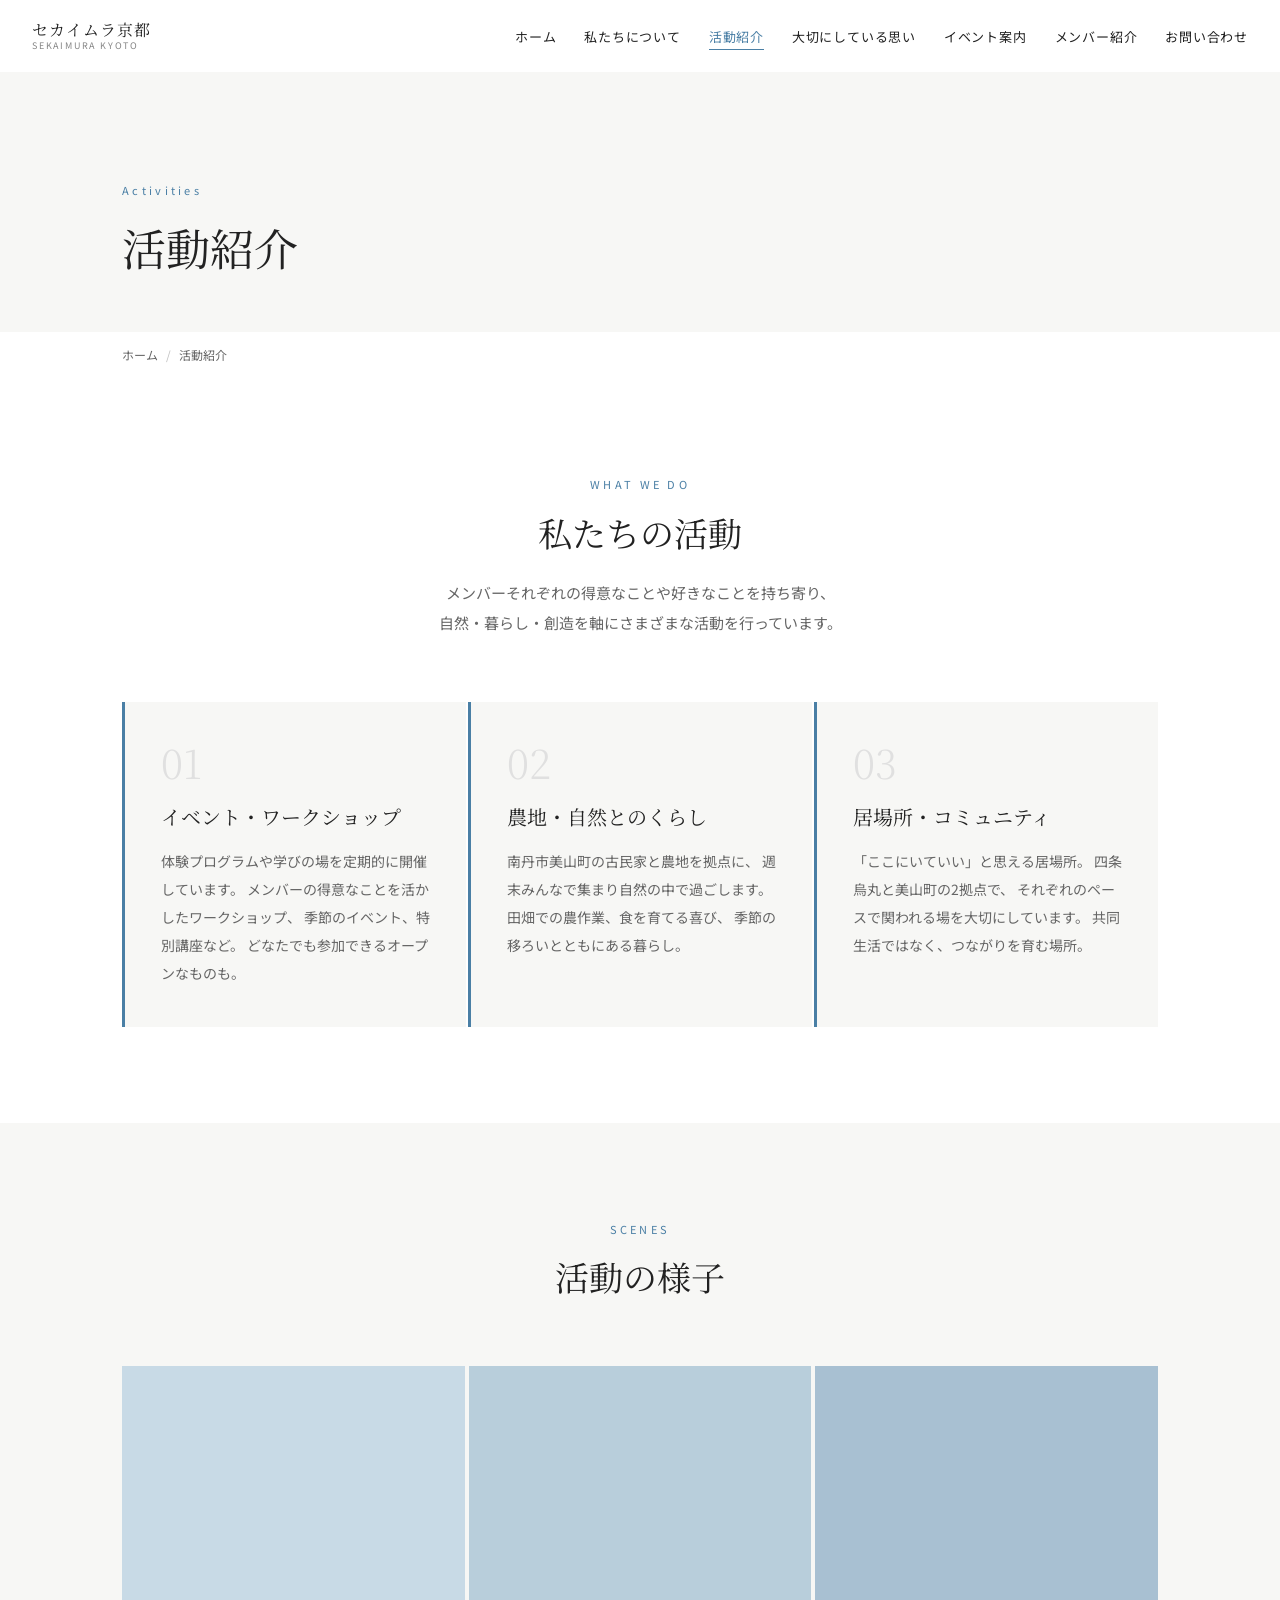
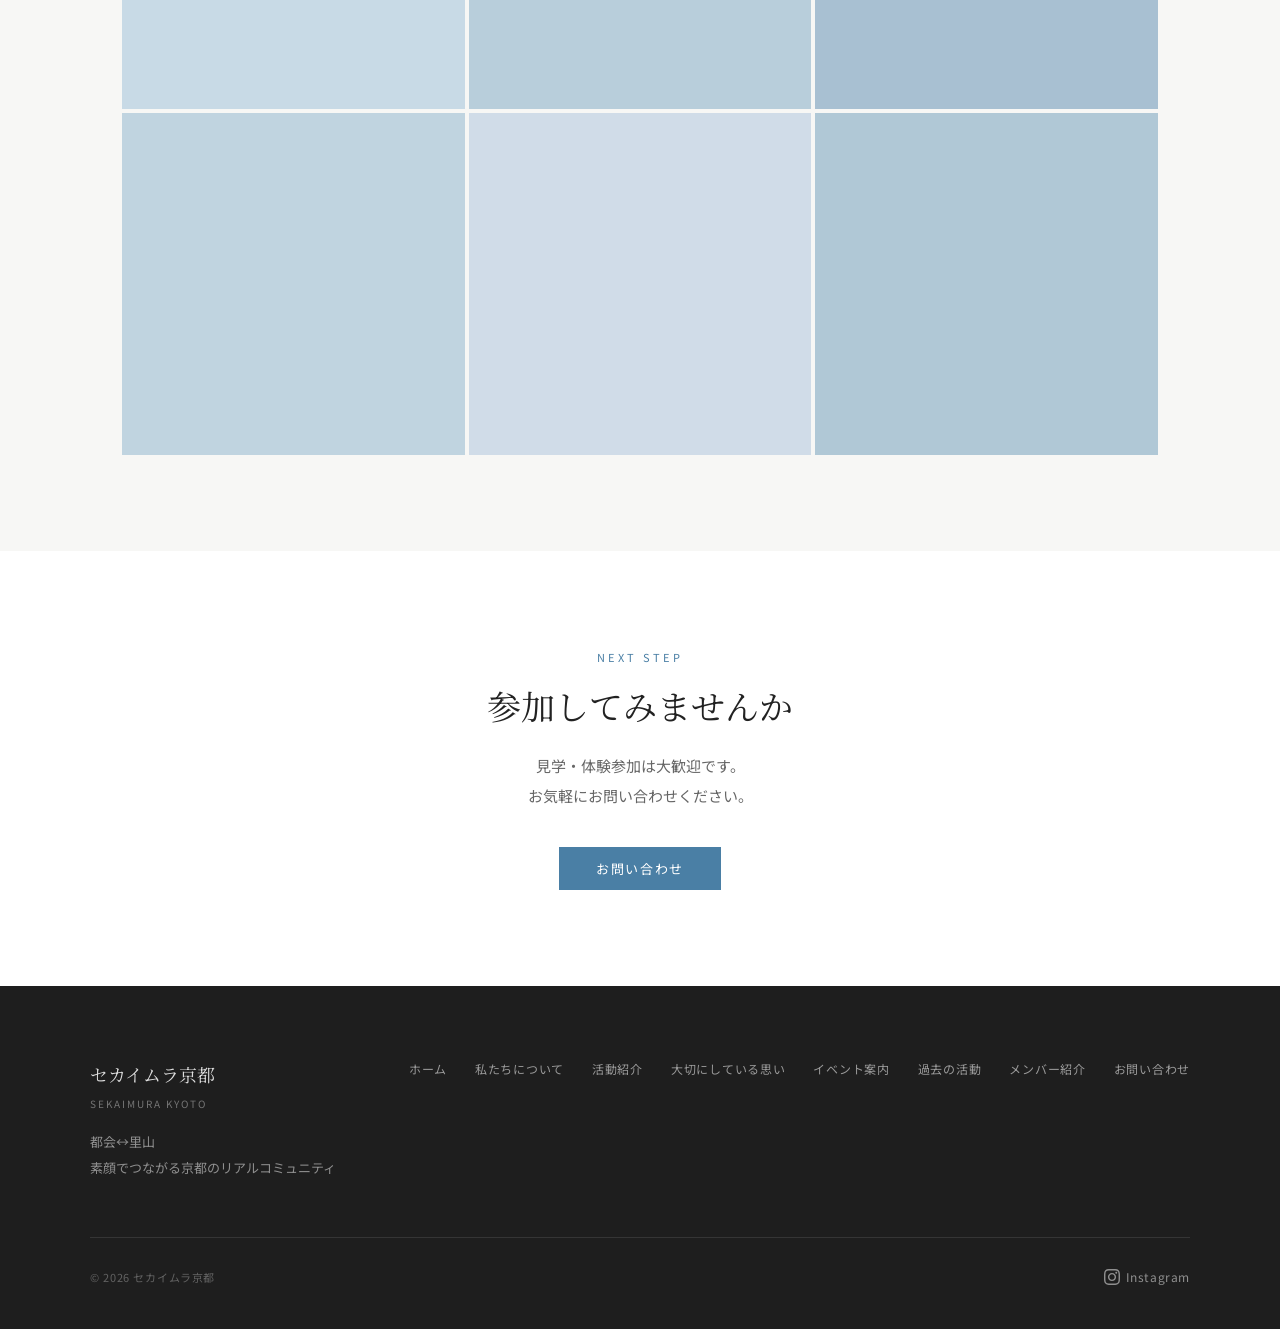
<file: activities.html>
<!DOCTYPE html>
<html lang="ja">
<head>
  <meta charset="UTF-8">
  <meta name="viewport" content="width=device-width, initial-scale=1.0">
  <title>活動紹介 | セカイムラ京都</title>
  <meta name="description" content="セカイムラ京都の活動紹介。イベント・ワークショップ、農地・自然活動、居場所づくりなど。">
  <link rel="preconnect" href="https://fonts.googleapis.com">
  <link rel="preconnect" href="https://fonts.gstatic.com" crossorigin>
  <link href="https://fonts.googleapis.com/css2?family=Noto+Serif+JP:wght@300;400;500;700&family=Noto+Sans+JP:wght@300;400;500;700&display=swap" rel="stylesheet">
  <link rel="stylesheet" href="css/style.css?v=10">
  <link rel="stylesheet" href="css/components.css?v=33">
</head>
<body>

<header class="header" id="header">
  <a href="index.html" class="header__logo">セカイムラ京都 <small>SEKAIMURA KYOTO</small></a>
  <nav class="nav">
    <ul class="nav__list">
      <li><a href="index.html"      class="nav__link" data-page="index.html">ホーム</a></li>
      <li><a href="about.html"      class="nav__link" data-page="about.html">私たちについて</a></li>
      <li><a href="activities.html" class="nav__link" data-page="activities.html">活動紹介</a></li>
      <li><a href="values.html"     class="nav__link" data-page="values.html">大切にしている思い</a></li>
      <li><a href="events.html"     class="nav__link" data-page="events.html">イベント案内</a></li>
      <li><a href="members.html"    class="nav__link" data-page="members.html">メンバー紹介</a></li>
      <li><a href="contact.html"    class="nav__link" data-page="contact.html">お問い合わせ</a></li>
    </ul>
  </nav>
  <button class="hamburger" aria-label="メニュー"><span></span><span></span><span></span></button>
</header>
<nav class="nav-drawer">
  <a href="index.html"       class="nav__link" data-page="index.html">ホーム</a>
  <a href="about.html"       class="nav__link" data-page="about.html">私たちについて</a>
  <a href="activities.html"  class="nav__link" data-page="activities.html">活動紹介</a>
  <a href="values.html"      class="nav__link" data-page="values.html">大切にしている思い</a>
  <a href="events.html"      class="nav__link" data-page="events.html">イベント案内</a>
  <a href="past-events.html" class="nav__link" data-page="past-events.html">過去の活動</a>
  <a href="members.html"     class="nav__link" data-page="members.html">メンバー紹介</a>
  <a href="contact.html"     class="nav__link" data-page="contact.html">お問い合わせ</a>
</nav>

<div class="page-hero">
  <div class="page-hero__img"><!-- <img src="images/activities-hero.jpg" alt="活動紹介"> --></div>
  <div class="page-hero__content">
    <span class="page-hero__en">Activities</span>
    <h1 class="page-hero__title">活動紹介</h1>
  </div>
</div>
<div class="breadcrumb container">
  <a href="index.html">ホーム</a><span class="breadcrumb__sep">/</span><span>活動紹介</span>
</div>

<!-- ===== Lead ===== -->
<section class="section">
  <div class="container">
    <div class="section__header fade-in">
      <span class="section__en">What We Do</span>
      <h2 class="section__title">私たちの活動</h2>
      <p class="section__lead">
        <!-- ▼ リード文を編集してください -->
        メンバーそれぞれの得意なことや好きなことを持ち寄り、<br>
        自然・暮らし・創造を軸にさまざまな活動を行っています。
      </p>
    </div>

    <!-- 活動カード -->
    <div class="activities-grid fade-in">

      <div class="activity-card">
        <p class="activity-card__num">01</p>
        <h3 class="activity-card__title">イベント・ワークショップ</h3>
        <p class="activity-card__text">
          <!-- ▼ 説明を編集してください -->
          体験プログラムや学びの場を定期的に開催しています。
          メンバーの得意なことを活かしたワークショップ、
          季節のイベント、特別講座など。
          どなたでも参加できるオープンなものも。
        </p>
      </div>

      <div class="activity-card">
        <p class="activity-card__num">02</p>
        <h3 class="activity-card__title">農地・自然とのくらし</h3>
        <p class="activity-card__text">
          <!-- ▼ 説明を編集してください -->
          南丹市美山町の古民家と農地を拠点に、
          週末みんなで集まり自然の中で過ごします。
          田畑での農作業、食を育てる喜び、
          季節の移ろいとともにある暮らし。
        </p>
      </div>

      <div class="activity-card">
        <p class="activity-card__num">03</p>
        <h3 class="activity-card__title">居場所・コミュニティ</h3>
        <p class="activity-card__text">
          <!-- ▼ 説明を編集してください -->
          「ここにいていい」と思える居場所。
          四条烏丸と美山町の2拠点で、
          それぞれのペースで関われる場を大切にしています。
          共同生活ではなく、つながりを育む場所。
        </p>
      </div>

    </div>
  </div>
</section>

<!-- ===== Activity Detail ===== -->
<section class="section section--light">
  <div class="container">
    <div class="section__header fade-in">
      <span class="section__en">Scenes</span>
      <h2 class="section__title">活動の様子</h2>
    </div>
    <!-- ▼ 画像ギャラリー（実際の画像に差し替えてください） -->
    <div class="gallery fade-in">
      <div class="gallery__item" style="background:#c8dae6;"></div>
      <div class="gallery__item" style="background:#b8cedb;"></div>
      <div class="gallery__item" style="background:#a8c0d2;"></div>
      <div class="gallery__item" style="background:#c0d4e0;"></div>
      <div class="gallery__item" style="background:#d0dce8;"></div>
      <div class="gallery__item" style="background:#b0c8d6;"></div>
    </div>
  </div>
</section>

<!-- ===== CTA ===== -->
<section class="section">
  <div class="container" style="text-align:center;">
    <div class="fade-in">
      <span class="section__en">Next Step</span>
      <h2 class="section__title" style="margin-bottom:20px;">参加してみませんか</h2>
      <p class="section__lead" style="margin-bottom:36px;">
        見学・体験参加は大歓迎です。<br>お気軽にお問い合わせください。
      </p>
      <a href="contact.html" class="btn btn--primary">お問い合わせ</a>
    </div>
  </div>
</section>

<footer class="footer">
  <div class="footer__inner">
    <div class="footer__top">
      <div>
        <p class="footer__logo">セカイムラ京都 <small>SEKAIMURA KYOTO</small></p>
        <p class="footer__desc">都会↔里山<br>素顔でつながる京都のリアルコミュニティ</p>
      </div>
      <nav class="footer__nav">
        <a href="index.html">ホーム</a><a href="about.html">私たちについて</a>
        <a href="activities.html">活動紹介</a><a href="values.html">大切にしている思い</a>
        <a href="events.html">イベント案内</a><a href="past-events.html">過去の活動</a>
        <a href="members.html">メンバー紹介</a><a href="contact.html">お問い合わせ</a>
      </nav>
    </div>
    <div class="footer__bottom">
      <p class="footer__copy">&copy; 2026 セカイムラ京都</p>
      <div class="footer__sns">
        <a href="https://www.instagram.com/sekaimura_kyoto/" target="_blank" rel="noopener">
          <svg viewBox="0 0 24 24"><path d="M12 2.163c3.204 0 3.584.012 4.85.07 3.252.148 4.771 1.691 4.919 4.919.058 1.265.069 1.645.069 4.849 0 3.205-.012 3.584-.069 4.849-.149 3.225-1.664 4.771-4.919 4.919-1.266.058-1.644.07-4.85.07-3.204 0-3.584-.012-4.849-.07-3.26-.149-4.771-1.699-4.919-4.92-.058-1.265-.07-1.644-.07-4.849 0-3.204.013-3.583.07-4.849.149-3.227 1.664-4.771 4.919-4.919 1.266-.057 1.645-.069 4.849-.069zm0-2.163c-3.259 0-3.667.014-4.947.072-4.358.2-6.78 2.618-6.98 6.98-.059 1.281-.073 1.689-.073 4.948 0 3.259.014 3.668.072 4.948.2 4.358 2.618 6.78 6.98 6.98 1.281.058 1.689.072 4.948.072 3.259 0 3.668-.014 4.948-.072 4.354-.2 6.782-2.618 6.979-6.98.059-1.28.073-1.689.073-4.948 0-3.259-.014-3.667-.072-4.947-.196-4.354-2.617-6.78-6.979-6.98-1.281-.059-1.69-.073-4.949-.073zm0 5.838c-3.403 0-6.162 2.759-6.162 6.162s2.759 6.163 6.162 6.163 6.162-2.759 6.162-6.163c0-3.403-2.759-6.162-6.162-6.162zm0 10.162c-2.209 0-4-1.79-4-4 0-2.209 1.791-4 4-4s4 1.791 4 4c0 2.21-1.791 4-4 4zm6.406-11.845c-.796 0-1.441.645-1.441 1.44s.645 1.44 1.441 1.44c.795 0 1.439-.645 1.439-1.44s-.644-1.44-1.439-1.44z"/></svg>
          Instagram
        </a>
      </div>
    </div>
  </div>
</footer>
<script src="js/main.js?v=11"></script>
</body>
</html>
</file>
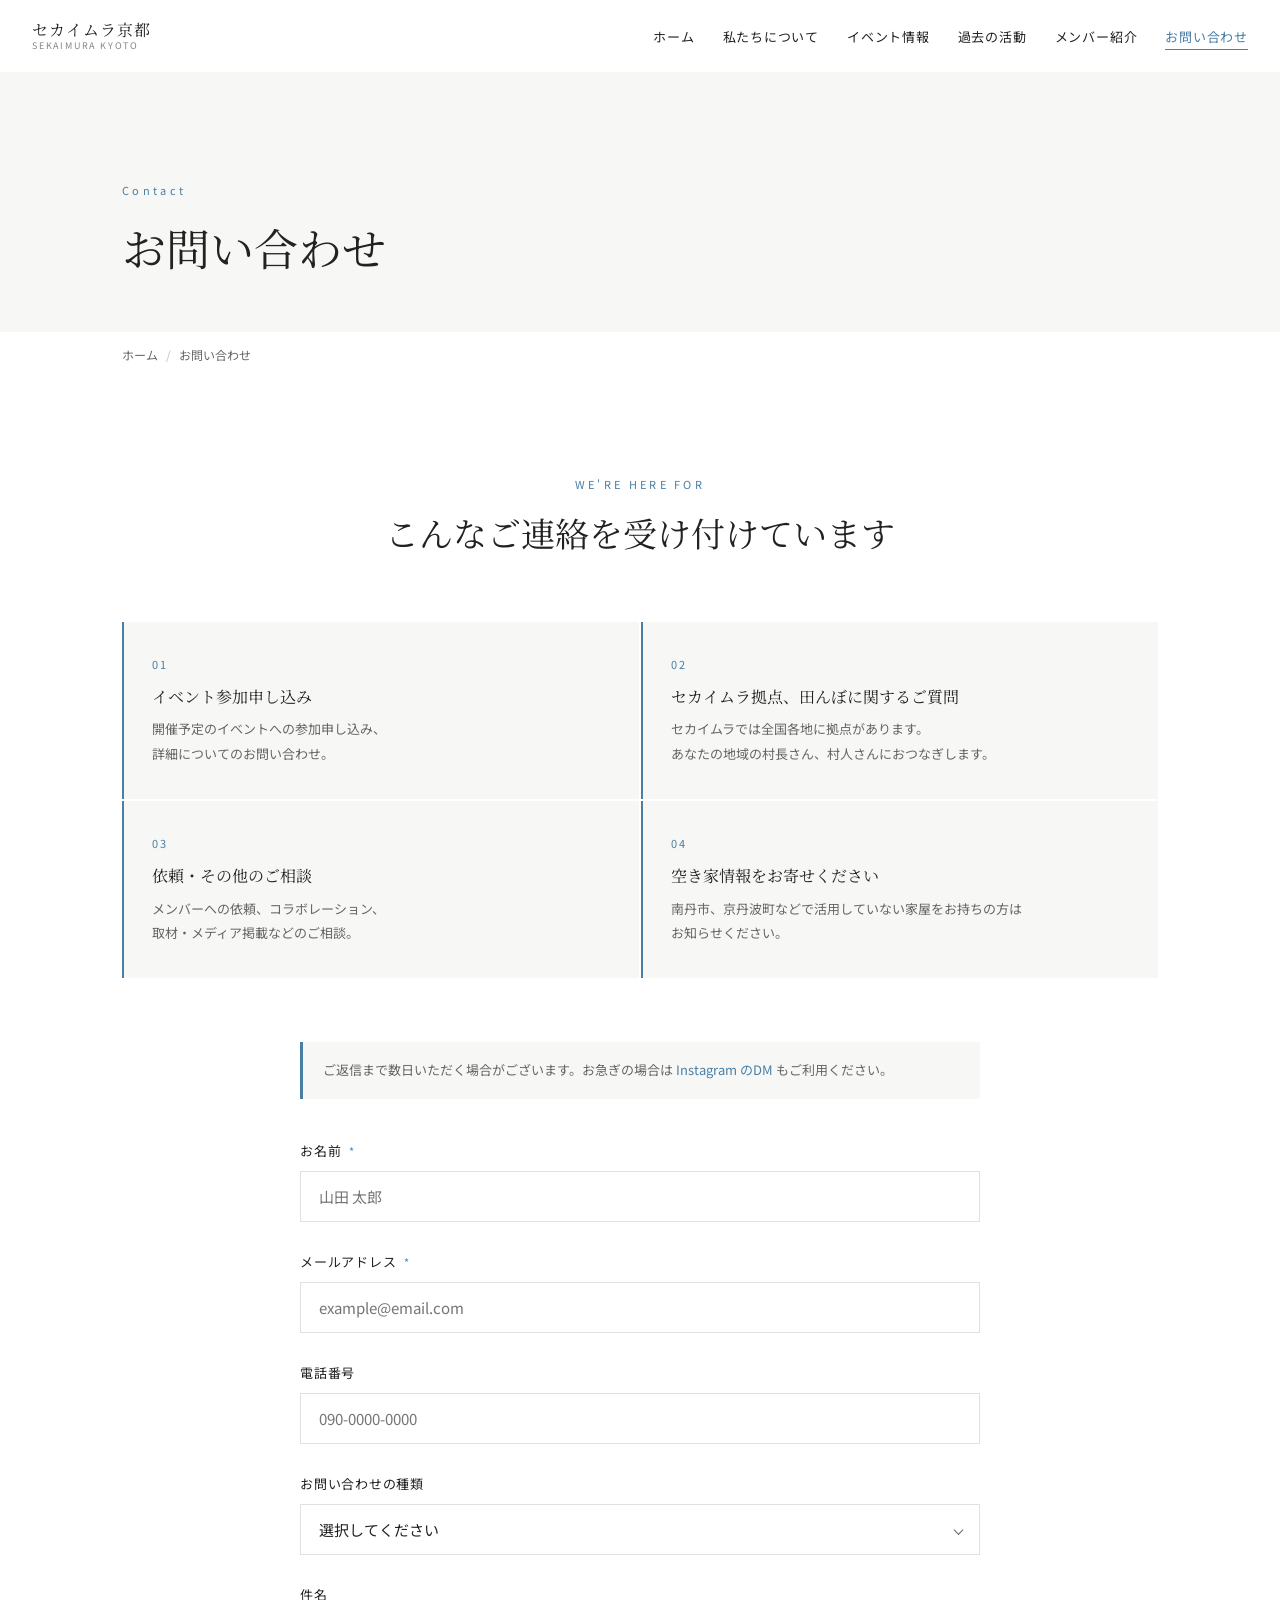
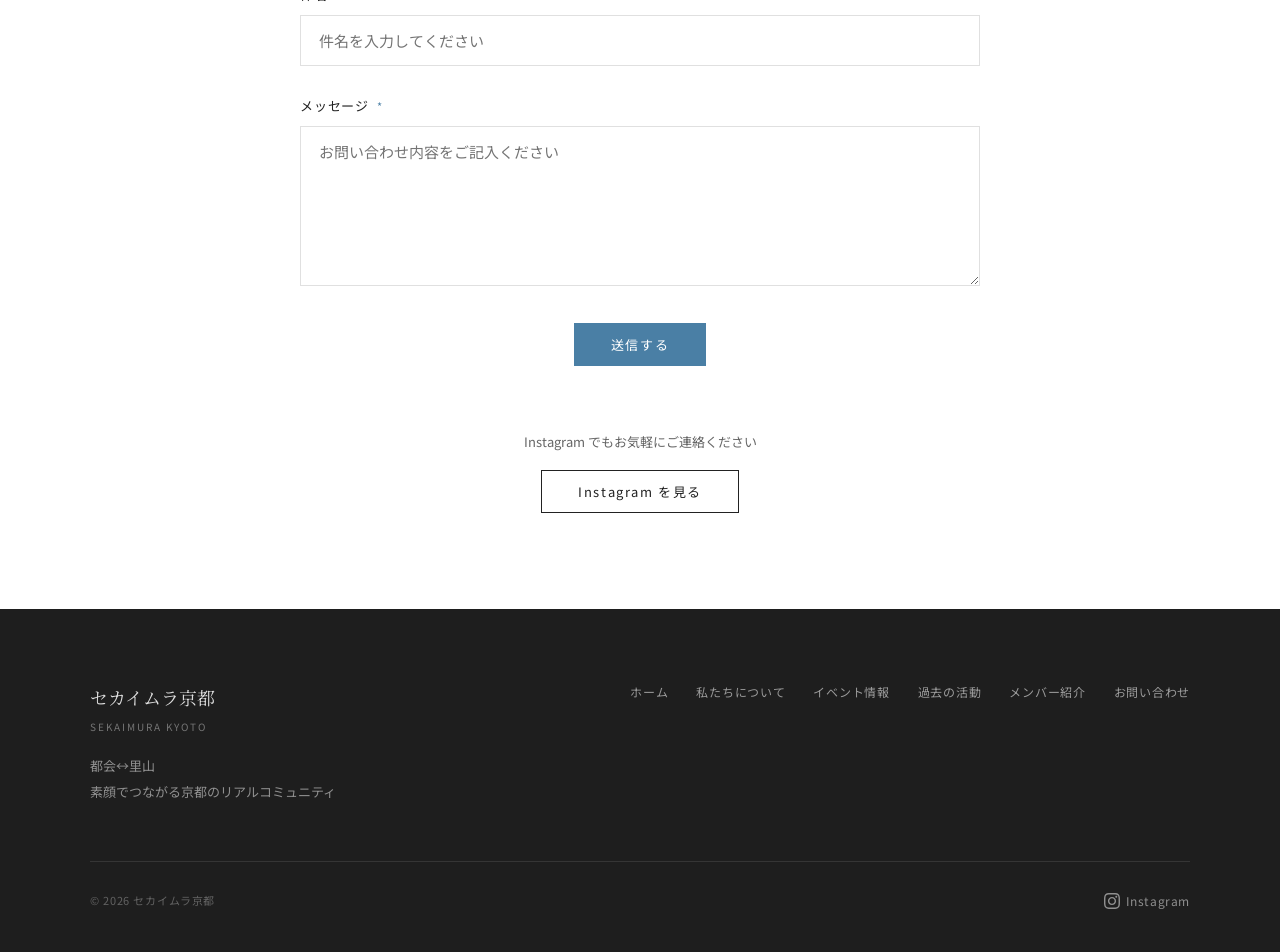
<file: contact.html>
<!DOCTYPE html>
<html lang="ja">
<head>
  <meta charset="UTF-8">
  <meta name="viewport" content="width=device-width, initial-scale=1.0">
  <title>お問い合わせ | セカイムラ京都</title>
  <meta name="description" content="セカイムラ京都へのお問い合わせ。イベント参加・体験プログラム・見学申し込み・依頼など。">
  <meta property="og:title" content="セカイムラ京都">
  <meta property="og:description" content="都会 ↔ 里山　素顔でつながるコミュニティ">
  <meta property="og:type" content="website">
  <meta property="og:image" content="image/ogp.jpg?v=2">
  <link rel="icon" href="image/fabicon.png?v=3">
  <link rel="preconnect" href="https://fonts.googleapis.com">
  <link rel="preconnect" href="https://fonts.gstatic.com" crossorigin>
  <link href="https://fonts.googleapis.com/css2?family=Noto+Serif+JP:wght@300;400;500;700&family=Noto+Sans+JP:wght@300;400;500;700&display=swap" rel="stylesheet">
  <link rel="stylesheet" href="css/style.css?v=10">
  <link rel="stylesheet" href="css/components.css?v=33">
  <style>
    .form-wrap {
      max-width: 680px;
      margin: 0 auto;
    }
    .form-notice {
      background: var(--color-bg-light);
      border-left: 3px solid var(--color-accent);
      padding: 16px 20px;
      font-size: 13px;
      color: var(--color-sub);
      line-height: 1.9;
      margin-bottom: 40px;
    }
    .form-submit {
      text-align: center;
      margin-top: 8px;
    }
    /* success message */
    .form-success {
      display: none;
      text-align: center;
      padding: 48px 24px;
      background: var(--color-bg-light);
    }
    .form-success h3 {
      font-family: var(--font-heading);
      font-size: 22px;
      font-weight: 400;
      margin-bottom: 12px;
    }
    .form-success p {
      font-size: 14px;
      color: var(--color-sub);
    }
  </style>
</head>
<body>

<header class="header" id="header">
  <a href="index.html" class="header__logo">セカイムラ京都 <small>SEKAIMURA KYOTO</small></a>
  <nav class="nav">
    <ul class="nav__list">
      <li><a href="index.html"       class="nav__link" data-page="index.html">ホーム</a></li>
      <li><a href="about.html"       class="nav__link" data-page="about.html">私たちについて</a></li>
      <li><a href="events.html"      class="nav__link" data-page="events.html">イベント情報</a></li>
      <li><a href="past-events.html" class="nav__link" data-page="past-events.html">過去の活動</a></li>
      <li><a href="members.html"     class="nav__link" data-page="members.html">メンバー紹介</a></li>
      <li><a href="contact.html"     class="nav__link" data-page="contact.html">お問い合わせ</a></li>
    </ul>
  </nav>
  <button class="hamburger" aria-label="メニュー"><span></span><span></span><span></span></button>
</header>
<nav class="nav-drawer">
  <a href="index.html"       class="nav__link" data-page="index.html">ホーム</a>
  <a href="about.html"       class="nav__link" data-page="about.html">私たちについて</a>
  <a href="events.html"      class="nav__link" data-page="events.html">イベント情報</a>
  <a href="past-events.html" class="nav__link" data-page="past-events.html">過去の活動</a>
  <a href="members.html"     class="nav__link" data-page="members.html">メンバー紹介</a>
  <a href="contact.html"     class="nav__link" data-page="contact.html">お問い合わせ</a>
</nav>

<div class="page-hero">
  <div class="page-hero__img"><!-- <img src="images/contact-hero.jpg" alt="お問い合わせ"> --></div>
  <div class="page-hero__content">
    <span class="page-hero__en">Contact</span>
    <h1 class="page-hero__title">お問い合わせ</h1>
  </div>
</div>
<div class="breadcrumb container">
  <a href="index.html">ホーム</a><span class="breadcrumb__sep">/</span><span>お問い合わせ</span>
</div>

<!-- ===== Purpose cards ===== -->
<section class="section">
  <div class="container">
    <div class="section__header fade-in">
      <span class="section__en">WE'RE HERE FOR</span>
      <h2 class="section__title">こんなご連絡を受け付けています</h2>
    </div>

    <div class="contact-purposes fade-in">
      <div class="contact-purpose">
        <p class="contact-purpose__num">01</p>
        <h3 class="contact-purpose__title">イベント参加申し込み</h3>
        <p class="contact-purpose__text">
          開催予定のイベントへの参加申し込み、<br>
          詳細についてのお問い合わせ。
        </p>
      </div>
      <div class="contact-purpose">
        <p class="contact-purpose__num">02</p>
        <h3 class="contact-purpose__title">セカイムラ拠点、田んぼに関するご質問</h3>
        <p class="contact-purpose__text">
          セカイムラでは全国各地に拠点があります。<br>
          あなたの地域の村長さん、村人さんにおつなぎします。
        </p>
      </div>
      <div class="contact-purpose">
        <p class="contact-purpose__num">03</p>
        <h3 class="contact-purpose__title">依頼・その他のご相談</h3>
        <p class="contact-purpose__text">
          メンバーへの依頼、コラボレーション、<br>
          取材・メディア掲載などのご相談。
        </p>
      </div>
      <div class="contact-purpose">
        <p class="contact-purpose__num">04</p>
        <h3 class="contact-purpose__title">空き家情報をお寄せください</h3>
        <p class="contact-purpose__text">
          南丹市、京丹波町などで活用していない家屋をお持ちの方は<br>
          お知らせください。
        </p>
      </div>
    </div>

    <!-- ===== Form ===== -->
    <div class="form-wrap fade-in">
      <div class="form-notice">
        ご返信まで数日いただく場合がございます。お急ぎの場合は
        <a href="https://www.instagram.com/sekaimura_kyoto/" target="_blank" rel="noopener" style="color:var(--color-accent);">Instagram のDM</a>
        もご利用ください。
      </div>

      <!-- 送信成功メッセージ -->
      <div class="form-success" id="form-success">
        <h3>送信しました</h3>
        <p>お問い合わせありがとうございます。<br>内容を確認の上、ご返信いたします。</p>
      </div>

      <!--
        ▼▼▼ Formspree の設定方法 ▼▼▼
        1. https://formspree.io/ で無料アカウント作成
        2. 「New Form」→ メールアドレスを登録 → フォームIDを取得
        3. 下の action="https://formspree.io/f/YOUR_FORM_ID" を書き換える
      -->
      <form
        id="contact-form"
        action="https://formspree.io/f/xvzvagyr"
        method="POST"
      >
        <div class="form-group">
          <label class="form-label" for="name">
            お名前 <span class="required">*</span>
          </label>
          <input
            class="form-input"
            type="text"
            id="name"
            name="name"
            placeholder="山田 太郎"
            required
          >
        </div>

        <div class="form-group">
          <label class="form-label" for="email">
            メールアドレス <span class="required">*</span>
          </label>
          <input
            class="form-input"
            type="email"
            id="email"
            name="email"
            placeholder="example@email.com"
            required
          >
        </div>

        <div class="form-group">
          <label class="form-label" for="phone">電話番号</label>
          <input
            class="form-input"
            type="tel"
            id="phone"
            name="phone"
            placeholder="090-0000-0000"
          >
        </div>

        <div class="form-group">
          <label class="form-label" for="type">お問い合わせの種類</label>
          <div class="form-select-wrap">
            <select class="form-select" id="type" name="type">
              <option value="">選択してください</option>
              <option value="イベントへの参加申し込み">イベントへの参加申し込み</option>
              <option value="ご質問">ご質問</option>
              <option value="ご相談">ご相談</option>
              <option value="空き家情報">空き家情報</option>
            </select>
          </div>
        </div>

        <div class="form-group">
          <label class="form-label" for="subject">件名</label>
          <input
            class="form-input"
            type="text"
            id="subject"
            name="subject"
            placeholder="件名を入力してください"
          >
        </div>

        <div class="form-group">
          <label class="form-label" for="message">
            メッセージ <span class="required">*</span>
          </label>
          <textarea
            class="form-textarea"
            id="message"
            name="message"
            placeholder="お問い合わせ内容をご記入ください"
            required
          ></textarea>
        </div>

        <!-- Formspree spam filter -->
        <input type="text" name="_gotcha" style="display:none">
        <input type="hidden" name="_subject" value="【セカイムラ京都】お問い合わせ">

        <div class="form-submit">
          <button type="submit" class="btn btn--primary">送信する</button>
        </div>
      </form>
    </div>

    <!-- Instagram リンク -->
    <div style="text-align:center; margin-top:64px;" class="fade-in">
      <p style="font-size:13px; color:var(--color-sub); margin-bottom:16px;">
        Instagram でもお気軽にご連絡ください
      </p>
      <a href="https://www.instagram.com/sekaimura_kyoto/" class="btn btn--outline" target="_blank" rel="noopener">
        Instagram を見る
      </a>
    </div>
  </div>
</section>

<footer class="footer">
  <div class="footer__inner">
    <div class="footer__top">
      <div>
        <p class="footer__logo">セカイムラ京都 <small>SEKAIMURA KYOTO</small></p>
        <p class="footer__desc">都会↔里山<br>素顔でつながる京都のリアルコミュニティ</p>
      </div>
      <nav class="footer__nav">
        <a href="index.html">ホーム</a>
        <a href="about.html">私たちについて</a>
        <a href="events.html">イベント情報</a>
        <a href="past-events.html">過去の活動</a>
        <a href="members.html">メンバー紹介</a>
        <a href="contact.html">お問い合わせ</a>
      </nav>
    </div>
    <div class="footer__bottom">
      <p class="footer__copy">&copy; 2026 セカイムラ京都</p>
      <div class="footer__sns">
        <a href="https://www.instagram.com/sekaimura_kyoto/" target="_blank" rel="noopener">
          <svg viewBox="0 0 24 24"><path d="M12 2.163c3.204 0 3.584.012 4.85.07 3.252.148 4.771 1.691 4.919 4.919.058 1.265.069 1.645.069 4.849 0 3.205-.012 3.584-.069 4.849-.149 3.225-1.664 4.771-4.919 4.919-1.266.058-1.644.07-4.85.07-3.204 0-3.584-.012-4.849-.07-3.26-.149-4.771-1.699-4.919-4.92-.058-1.265-.07-1.644-.07-4.849 0-3.204.013-3.583.07-4.849.149-3.227 1.664-4.771 4.919-4.919 1.266-.057 1.645-.069 4.849-.069zm0-2.163c-3.259 0-3.667.014-4.947.072-4.358.2-6.78 2.618-6.98 6.98-.059 1.281-.073 1.689-.073 4.948 0 3.259.014 3.668.072 4.948.2 4.358 2.618 6.78 6.98 6.98 1.281.058 1.689.072 4.948.072 3.259 0 3.668-.014 4.948-.072 4.354-.2 6.782-2.618 6.979-6.98.059-1.28.073-1.689.073-4.948 0-3.259-.014-3.667-.072-4.947-.196-4.354-2.617-6.78-6.979-6.98-1.281-.059-1.69-.073-4.949-.073zm0 5.838c-3.403 0-6.162 2.759-6.162 6.162s2.759 6.163 6.162 6.163 6.162-2.759 6.162-6.163c0-3.403-2.759-6.162-6.162-6.162zm0 10.162c-2.209 0-4-1.79-4-4 0-2.209 1.791-4 4-4s4 1.791 4 4c0 2.21-1.791 4-4 4zm6.406-11.845c-.796 0-1.441.645-1.441 1.44s.645 1.44 1.441 1.44c.795 0 1.439-.645 1.439-1.44s-.644-1.44-1.439-1.44z"/></svg>
          Instagram
        </a>
      </div>
    </div>
  </div>
</footer>

<script src="js/main.js?v=11"></script>
<script>
  // お問い合わせ種別によってメッセージプレースホルダーを切り替え
  const typeSelect   = document.getElementById('type');
  const messageArea  = document.getElementById('message');
  const subjectInput = document.getElementById('subject');
  const PH_EVENT     = '参加人数（大人○名、高校生以下のお子様○名）と\n乗り合わせご希望の場合は最寄り駅、路線をご記入ください。';
  const PH_DEFAULT   = 'お問い合わせ内容をご記入ください';

  if (typeSelect && messageArea) {
    typeSelect.addEventListener('change', () => {
      const isEvent = typeSelect.value === 'イベントへの参加申し込み';
      messageArea.placeholder  = isEvent ? PH_EVENT   : PH_DEFAULT;
      if (subjectInput) {
        subjectInput.placeholder = isEvent ? 'イベント名を入力してください' : '件名を入力してください';
      }
    });
  }

  // Formspree AJAX 送信（ページ遷移なし）
  const form    = document.getElementById('contact-form');
  const success = document.getElementById('form-success');

  if (form) {
    form.addEventListener('submit', async (e) => {
      e.preventDefault();
      const btn = form.querySelector('[type="submit"]');
      btn.textContent = '送信中…';
      btn.disabled = true;

      try {
        const res = await fetch(form.action, {
          method: 'POST',
          body: new FormData(form),
          headers: { Accept: 'application/json' },
        });
        if (res.ok) {
          form.style.display = 'none';
          success.style.display = 'block';
        } else {
          btn.textContent = '送信する';
          btn.disabled = false;
          alert('送信に失敗しました。時間をおいて再度お試しください。');
        }
      } catch {
        btn.textContent = '送信する';
        btn.disabled = false;
        alert('通信エラーが発生しました。');
      }
    });
  }
</script>
</body>
</html>
</file>
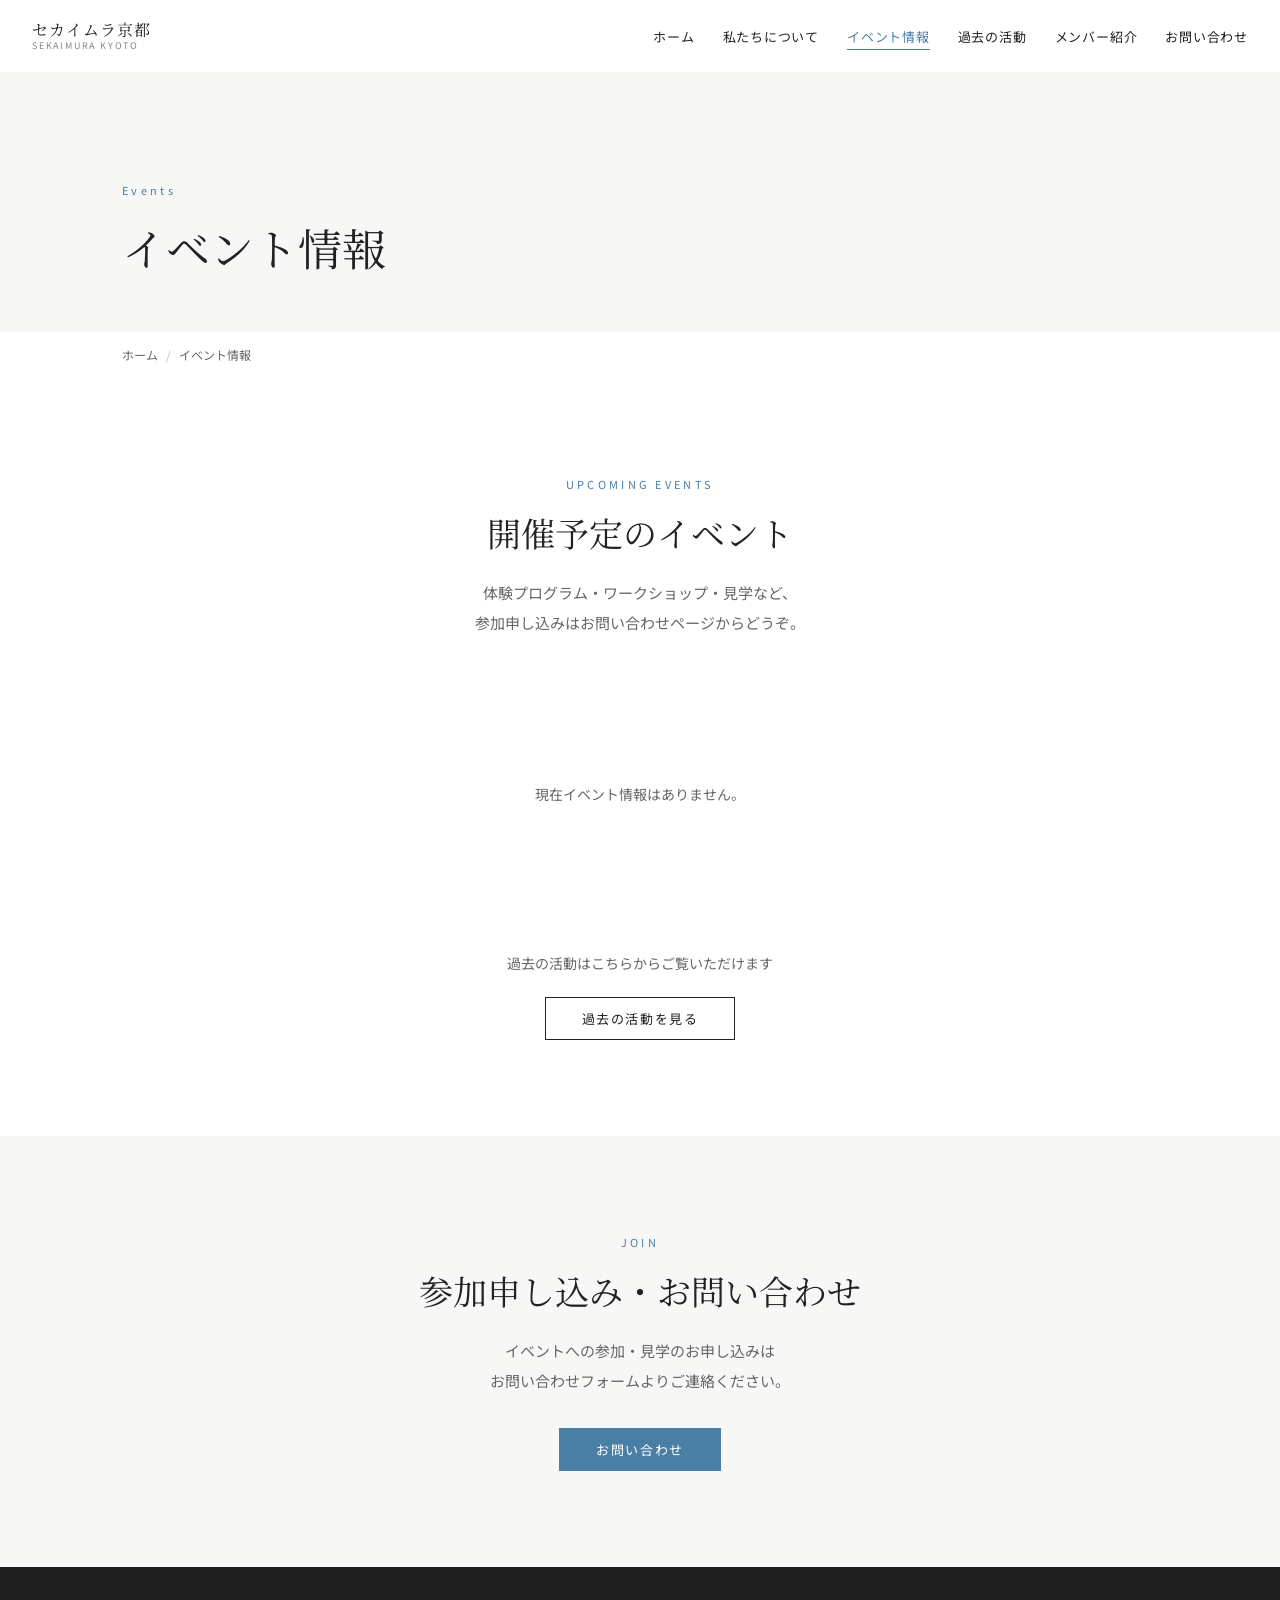
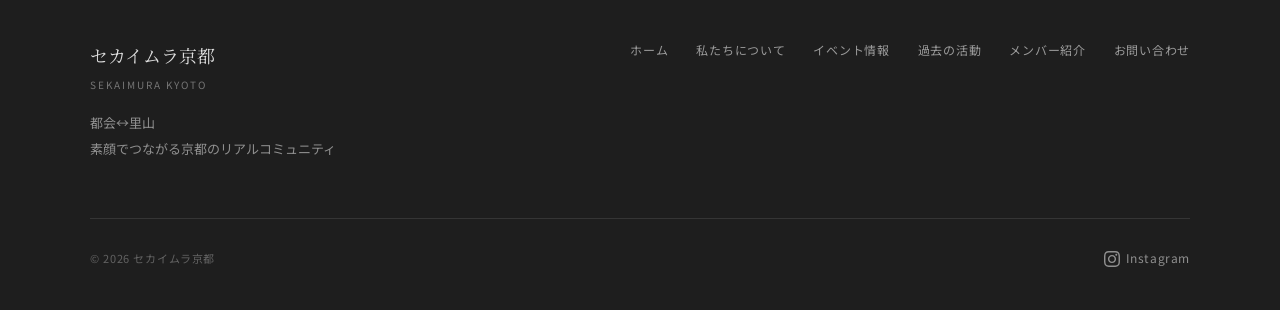
<file: events.html>
<!DOCTYPE html>
<html lang="ja">
<head>
  <meta charset="UTF-8">
  <meta name="viewport" content="width=device-width, initial-scale=1.0">
  <title>イベント情報 | セカイムラ京都</title>
  <meta name="description" content="セカイムラ京都のイベント・体験プログラム・ワークショップのご案内。">
  <meta property="og:title" content="セカイムラ京都">
  <meta property="og:description" content="都会 ↔ 里山　素顔でつながるコミュニティ">
  <meta property="og:type" content="website">
  <meta property="og:image" content="image/ogp.jpg?v=2">
  <link rel="icon" href="image/fabicon.png?v=3">
  <link rel="preconnect" href="https://fonts.googleapis.com">
  <link rel="preconnect" href="https://fonts.gstatic.com" crossorigin>
  <link href="https://fonts.googleapis.com/css2?family=Noto+Serif+JP:wght@300;400;500;700&family=Noto+Sans+JP:wght@300;400;500;700&display=swap" rel="stylesheet">
  <link rel="stylesheet" href="css/style.css?v=10">
  <link rel="stylesheet" href="css/components.css?v=33">
</head>
<body>

<header class="header" id="header">
  <a href="index.html" class="header__logo">セカイムラ京都 <small>SEKAIMURA KYOTO</small></a>
  <nav class="nav">
    <ul class="nav__list">
      <li><a href="index.html"       class="nav__link" data-page="index.html">ホーム</a></li>
      <li><a href="about.html"       class="nav__link" data-page="about.html">私たちについて</a></li>
      <li><a href="events.html"      class="nav__link" data-page="events.html">イベント情報</a></li>
      <li><a href="past-events.html" class="nav__link" data-page="past-events.html">過去の活動</a></li>
      <li><a href="members.html"     class="nav__link" data-page="members.html">メンバー紹介</a></li>
      <li><a href="contact.html"     class="nav__link" data-page="contact.html">お問い合わせ</a></li>
    </ul>
  </nav>
  <button class="hamburger" aria-label="メニュー"><span></span><span></span><span></span></button>
</header>
<nav class="nav-drawer">
  <a href="index.html"       class="nav__link" data-page="index.html">ホーム</a>
  <a href="about.html"       class="nav__link" data-page="about.html">私たちについて</a>
  <a href="events.html"      class="nav__link" data-page="events.html">イベント情報</a>
  <a href="past-events.html" class="nav__link" data-page="past-events.html">過去の活動</a>
  <a href="members.html"     class="nav__link" data-page="members.html">メンバー紹介</a>
  <a href="contact.html"     class="nav__link" data-page="contact.html">お問い合わせ</a>
</nav>

<div class="page-hero">
  <div class="page-hero__img"><!-- <img src="images/events-hero.jpg" alt="イベント情報"> --></div>
  <div class="page-hero__content">
    <span class="page-hero__en">Events</span>
    <h1 class="page-hero__title">イベント情報</h1>
  </div>
</div>
<div class="breadcrumb container">
  <a href="index.html">ホーム</a><span class="breadcrumb__sep">/</span><span>イベント情報</span>
</div>

<section class="section">
  <div class="container">
    <div class="section__header fade-in">
      <span class="section__en">Upcoming Events</span>
      <h2 class="section__title">開催予定のイベント</h2>
      <p class="section__lead">
        体験プログラム・ワークショップ・見学など、<br>
        参加申し込みはお問い合わせページからどうぞ。
      </p>
    </div>
    <!-- Google Sheets から自動で読み込まれます -->
    <div id="events-list"></div>

    <div style="text-align:center; margin-top:64px;" class="fade-in">
      <p style="font-size:14px; color:var(--color-sub); margin-bottom:20px;">
        過去の活動はこちらからご覧いただけます
      </p>
      <a href="past-events.html" class="btn btn--outline">過去の活動を見る</a>
    </div>
  </div>
</section>

<!-- ===== Contact CTA ===== -->
<section class="section section--light">
  <div class="container" style="text-align:center;">
    <div class="fade-in">
      <span class="section__en">Join</span>
      <h2 class="section__title" style="margin-bottom:16px;">参加申し込み・お問い合わせ</h2>
      <p class="section__lead" style="margin-bottom:32px;">
        イベントへの参加・見学のお申し込みは<br>
        お問い合わせフォームよりご連絡ください。
      </p>
      <a href="contact.html" class="btn btn--primary">お問い合わせ</a>
    </div>
  </div>
</section>

<footer class="footer">
  <div class="footer__inner">
    <div class="footer__top">
      <div>
        <p class="footer__logo">セカイムラ京都 <small>SEKAIMURA KYOTO</small></p>
        <p class="footer__desc">都会↔里山<br>素顔でつながる京都のリアルコミュニティ</p>
      </div>
      <nav class="footer__nav">
        <a href="index.html">ホーム</a>
        <a href="about.html">私たちについて</a>
        <a href="events.html">イベント情報</a>
        <a href="past-events.html">過去の活動</a>
        <a href="members.html">メンバー紹介</a>
        <a href="contact.html">お問い合わせ</a>
      </nav>
    </div>
    <div class="footer__bottom">
      <p class="footer__copy">&copy; 2026 セカイムラ京都</p>
      <div class="footer__sns">
        <a href="https://www.instagram.com/sekaimura_kyoto/" target="_blank" rel="noopener">
          <svg viewBox="0 0 24 24"><path d="M12 2.163c3.204 0 3.584.012 4.85.07 3.252.148 4.771 1.691 4.919 4.919.058 1.265.069 1.645.069 4.849 0 3.205-.012 3.584-.069 4.849-.149 3.225-1.664 4.771-4.919 4.919-1.266.058-1.644.07-4.85.07-3.204 0-3.584-.012-4.849-.07-3.26-.149-4.771-1.699-4.919-4.92-.058-1.265-.07-1.644-.07-4.849 0-3.204.013-3.583.07-4.849.149-3.227 1.664-4.771 4.919-4.919 1.266-.057 1.645-.069 4.849-.069zm0-2.163c-3.259 0-3.667.014-4.947.072-4.358.2-6.78 2.618-6.98 6.98-.059 1.281-.073 1.689-.073 4.948 0 3.259.014 3.668.072 4.948.2 4.358 2.618 6.78 6.98 6.98 1.281.058 1.689.072 4.948.072 3.259 0 3.668-.014 4.948-.072 4.354-.2 6.782-2.618 6.979-6.98.059-1.28.073-1.689.073-4.948 0-3.259-.014-3.667-.072-4.947-.196-4.354-2.617-6.78-6.979-6.98-1.281-.059-1.69-.073-4.949-.073zm0 5.838c-3.403 0-6.162 2.759-6.162 6.162s2.759 6.163 6.162 6.163 6.162-2.759 6.162-6.163c0-3.403-2.759-6.162-6.162-6.162zm0 10.162c-2.209 0-4-1.79-4-4 0-2.209 1.791-4 4-4s4 1.791 4 4c0 2.21-1.791 4-4 4zm6.406-11.845c-.796 0-1.441.645-1.441 1.44s.645 1.44 1.441 1.44c.795 0 1.439-.645 1.439-1.44s-.644-1.44-1.439-1.44z"/></svg>
          Instagram
        </a>
      </div>
    </div>
  </div>
</footer>
<script src="js/main.js?v=11"></script>
<script src="js/sheets.js?v=3"></script>
<script src="js/events.js?v=3"></script>
</body>
</html>
</file>
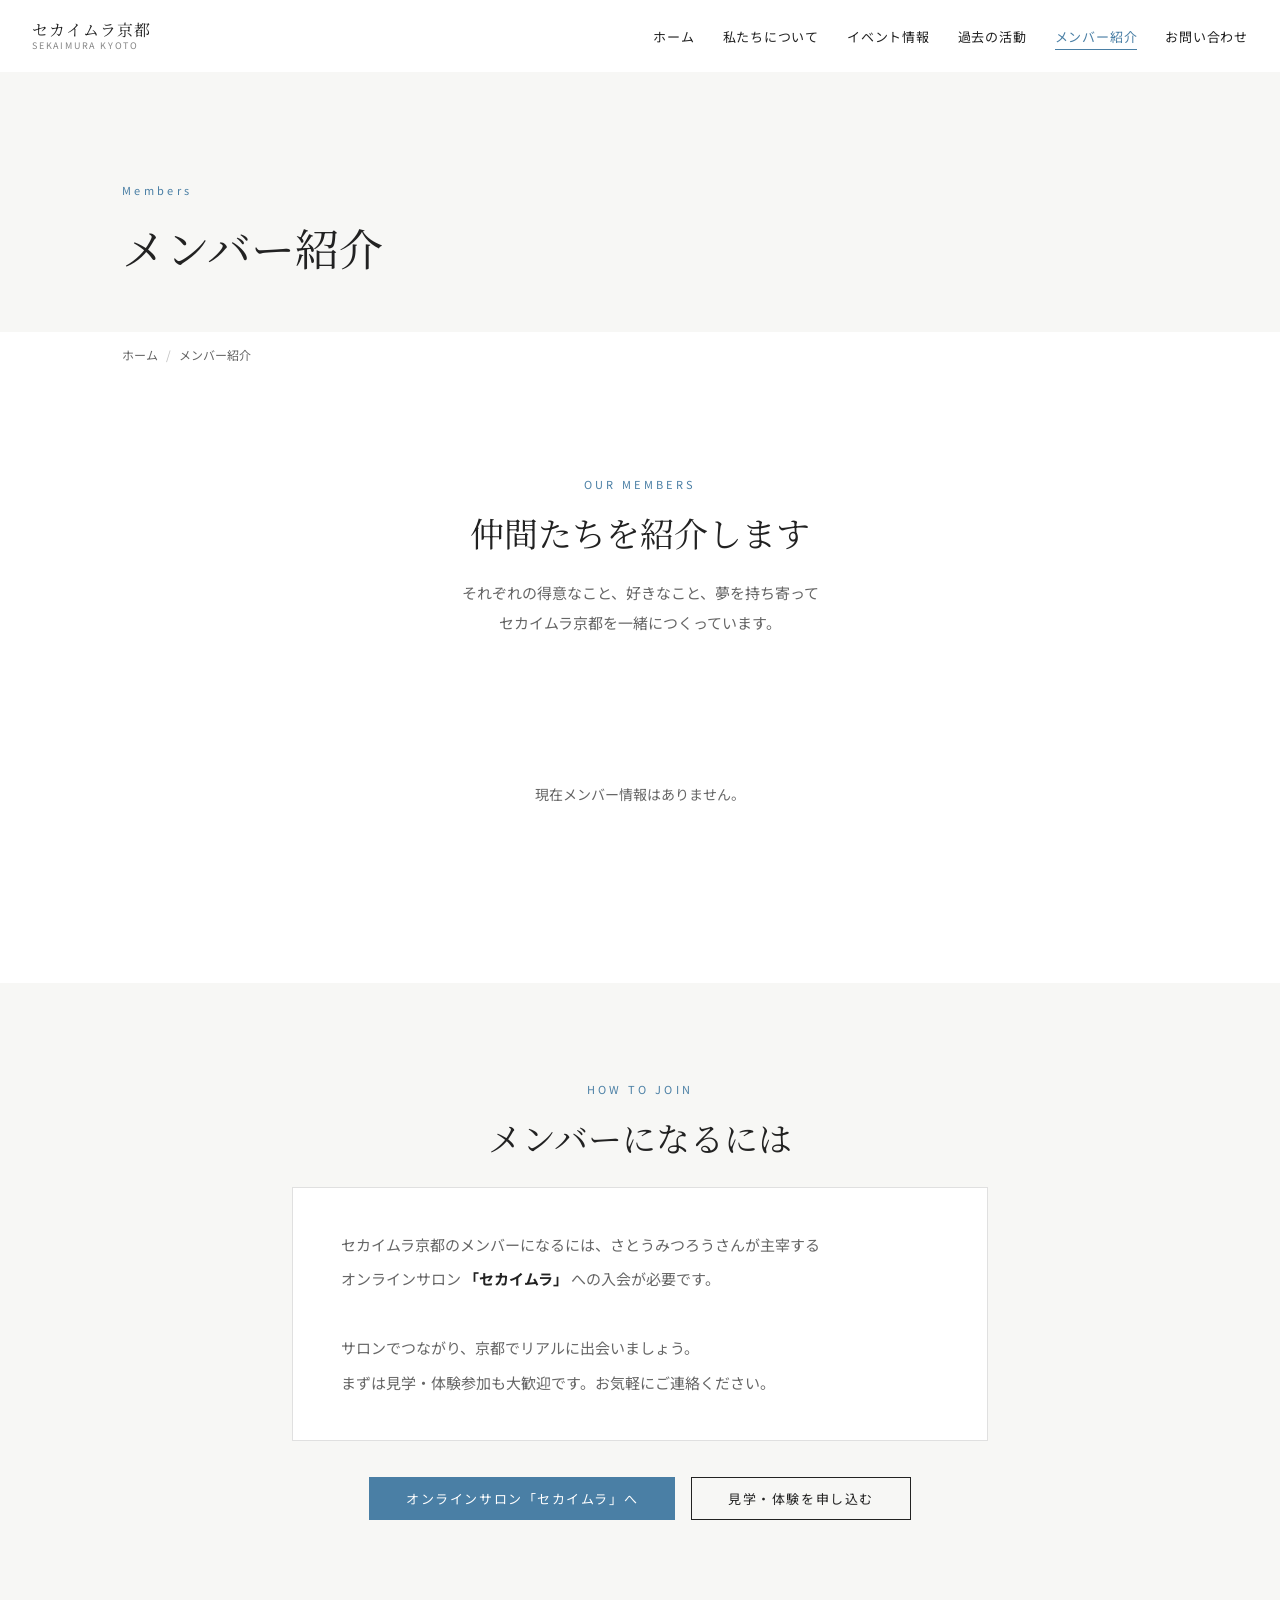
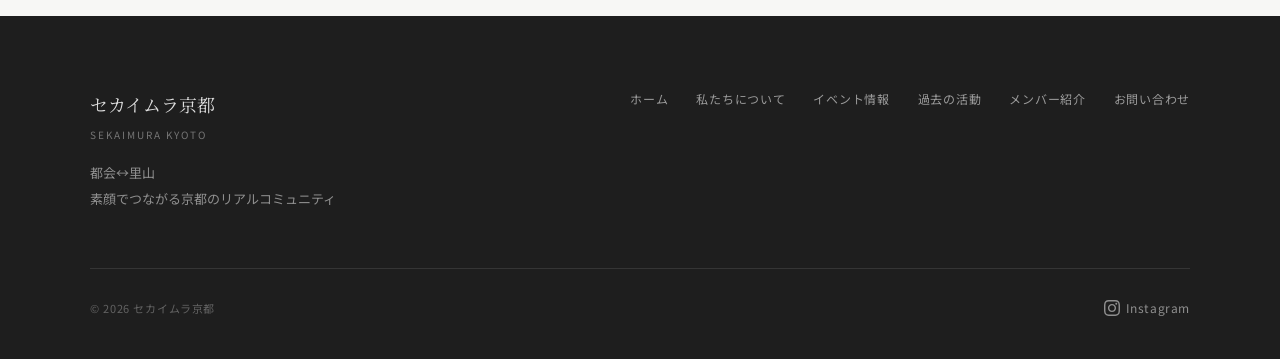
<file: members.html>
<!DOCTYPE html>
<html lang="ja">
<head>
  <meta charset="UTF-8">
  <meta name="viewport" content="width=device-width, initial-scale=1.0">
  <title>メンバー紹介 | セカイムラ京都</title>
  <meta name="description" content="セカイムラ京都のメンバーを紹介します。それぞれの得意なこと・DDP・想いをご覧ください。">
  <meta property="og:title" content="セカイムラ京都">
  <meta property="og:description" content="都会 ↔ 里山　素顔でつながるコミュニティ">
  <meta property="og:type" content="website">
  <meta property="og:image" content="image/ogp.jpg?v=2">
  <link rel="icon" href="image/fabicon.png?v=3">
  <link rel="preconnect" href="https://fonts.googleapis.com">
  <link rel="preconnect" href="https://fonts.gstatic.com" crossorigin>
  <link href="https://fonts.googleapis.com/css2?family=Noto+Serif+JP:wght@300;400;500;700&family=Noto+Sans+JP:wght@300;400;500;700&display=swap" rel="stylesheet">
  <link rel="stylesheet" href="css/style.css?v=10">
  <link rel="stylesheet" href="css/components.css?v=33">
</head>
<body>

<header class="header" id="header">
  <a href="index.html" class="header__logo">セカイムラ京都 <small>SEKAIMURA KYOTO</small></a>
  <nav class="nav">
    <ul class="nav__list">
      <li><a href="index.html"       class="nav__link" data-page="index.html">ホーム</a></li>
      <li><a href="about.html"       class="nav__link" data-page="about.html">私たちについて</a></li>
      <li><a href="events.html"      class="nav__link" data-page="events.html">イベント情報</a></li>
      <li><a href="past-events.html" class="nav__link" data-page="past-events.html">過去の活動</a></li>
      <li><a href="members.html"     class="nav__link" data-page="members.html">メンバー紹介</a></li>
      <li><a href="contact.html"     class="nav__link" data-page="contact.html">お問い合わせ</a></li>
    </ul>
  </nav>
  <button class="hamburger" aria-label="メニュー"><span></span><span></span><span></span></button>
</header>
<nav class="nav-drawer">
  <a href="index.html"       class="nav__link" data-page="index.html">ホーム</a>
  <a href="about.html"       class="nav__link" data-page="about.html">私たちについて</a>
  <a href="events.html"      class="nav__link" data-page="events.html">イベント情報</a>
  <a href="past-events.html" class="nav__link" data-page="past-events.html">過去の活動</a>
  <a href="members.html"     class="nav__link" data-page="members.html">メンバー紹介</a>
  <a href="contact.html"     class="nav__link" data-page="contact.html">お問い合わせ</a>
</nav>

<div class="page-hero">
  <div class="page-hero__img"><!-- <img src="images/members-hero.jpg" alt="メンバー紹介"> --></div>
  <div class="page-hero__content">
    <span class="page-hero__en">Members</span>
    <h1 class="page-hero__title">メンバー紹介</h1>
  </div>
</div>
<div class="breadcrumb container">
  <a href="index.html">ホーム</a><span class="breadcrumb__sep">/</span><span>メンバー紹介</span>
</div>

<!-- ===== Members grid ===== -->
<section class="section">
  <div class="container">
    <div class="section__header fade-in">
      <span class="section__en">Our Members</span>
      <h2 class="section__title">仲間たちを紹介します</h2>
      <p class="section__lead">
        それぞれの得意なこと、好きなこと、夢を持ち寄って<br>
        セカイムラ京都を一緒につくっています。
      </p>
    </div>
    <!-- Google Sheets から自動で読み込まれます -->
    <div id="members-list"></div>
  </div>
</section>

<!-- ===== Join section ===== -->
<section class="section section--light">
  <div class="container" style="max-width:760px;">
    <div class="fade-in" style="text-align:center;">
      <span class="section__en">How to Join</span>
      <h2 class="section__title" style="margin-bottom:24px;">メンバーになるには</h2>
      <div style="background:var(--color-bg); border:1px solid var(--color-border); padding:40px 48px; text-align:left; margin-bottom:36px;">
        <p style="font-size:15px; line-height:2.3; color:var(--color-sub);">
          セカイムラ京都のメンバーになるには、さとうみつろうさんが主宰する<br>
          オンラインサロン <strong style="color:var(--color-text);">「セカイムラ」</strong> への入会が必要です。<br><br>
          サロンでつながり、京都でリアルに出会いましょう。<br>
          まずは見学・体験参加も大歓迎です。お気軽にご連絡ください。
        </p>
      </div>
      <div style="display:flex; gap:16px; justify-content:center; flex-wrap:wrap;">
        <!-- ▼ セカイムラ公式サイトのURLを設定してください -->
        <a href="https://sekaimura.com" class="btn btn--primary" target="_blank" rel="noopener">
          オンラインサロン「セカイムラ」へ
        </a>
        <a href="contact.html" class="btn btn--outline">見学・体験を申し込む</a>
      </div>
    </div>
  </div>
</section>

<footer class="footer">
  <div class="footer__inner">
    <div class="footer__top">
      <div>
        <p class="footer__logo">セカイムラ京都 <small>SEKAIMURA KYOTO</small></p>
        <p class="footer__desc">都会↔里山<br>素顔でつながる京都のリアルコミュニティ</p>
      </div>
      <nav class="footer__nav">
        <a href="index.html">ホーム</a>
        <a href="about.html">私たちについて</a>
        <a href="events.html">イベント情報</a>
        <a href="past-events.html">過去の活動</a>
        <a href="members.html">メンバー紹介</a>
        <a href="contact.html">お問い合わせ</a>
      </nav>
    </div>
    <div class="footer__bottom">
      <p class="footer__copy">&copy; 2026 セカイムラ京都</p>
      <div class="footer__sns">
        <a href="https://www.instagram.com/sekaimura_kyoto/" target="_blank" rel="noopener">
          <svg viewBox="0 0 24 24"><path d="M12 2.163c3.204 0 3.584.012 4.85.07 3.252.148 4.771 1.691 4.919 4.919.058 1.265.069 1.645.069 4.849 0 3.205-.012 3.584-.069 4.849-.149 3.225-1.664 4.771-4.919 4.919-1.266.058-1.644.07-4.85.07-3.204 0-3.584-.012-4.849-.07-3.26-.149-4.771-1.699-4.919-4.92-.058-1.265-.07-1.644-.07-4.849 0-3.204.013-3.583.07-4.849.149-3.227 1.664-4.771 4.919-4.919 1.266-.057 1.645-.069 4.849-.069zm0-2.163c-3.259 0-3.667.014-4.947.072-4.358.2-6.78 2.618-6.98 6.98-.059 1.281-.073 1.689-.073 4.948 0 3.259.014 3.668.072 4.948.2 4.358 2.618 6.78 6.98 6.98 1.281.058 1.689.072 4.948.072 3.259 0 3.668-.014 4.948-.072 4.354-.2 6.782-2.618 6.979-6.98.059-1.28.073-1.689.073-4.948 0-3.259-.014-3.667-.072-4.947-.196-4.354-2.617-6.78-6.979-6.98-1.281-.059-1.69-.073-4.949-.073zm0 5.838c-3.403 0-6.162 2.759-6.162 6.162s2.759 6.163 6.162 6.163 6.162-2.759 6.162-6.163c0-3.403-2.759-6.162-6.162-6.162zm0 10.162c-2.209 0-4-1.79-4-4 0-2.209 1.791-4 4-4s4 1.791 4 4c0 2.21-1.791 4-4 4zm6.406-11.845c-.796 0-1.441.645-1.441 1.44s.645 1.44 1.441 1.44c.795 0 1.439-.645 1.439-1.44s-.644-1.44-1.439-1.44z"/></svg>
          Instagram
        </a>
      </div>
    </div>
  </div>
</footer>
<script src="js/main.js?v=11"></script>
<script src="js/sheets.js?v=3"></script>
<script src="js/members.js?v=3"></script>
</body>
</html>
</file>
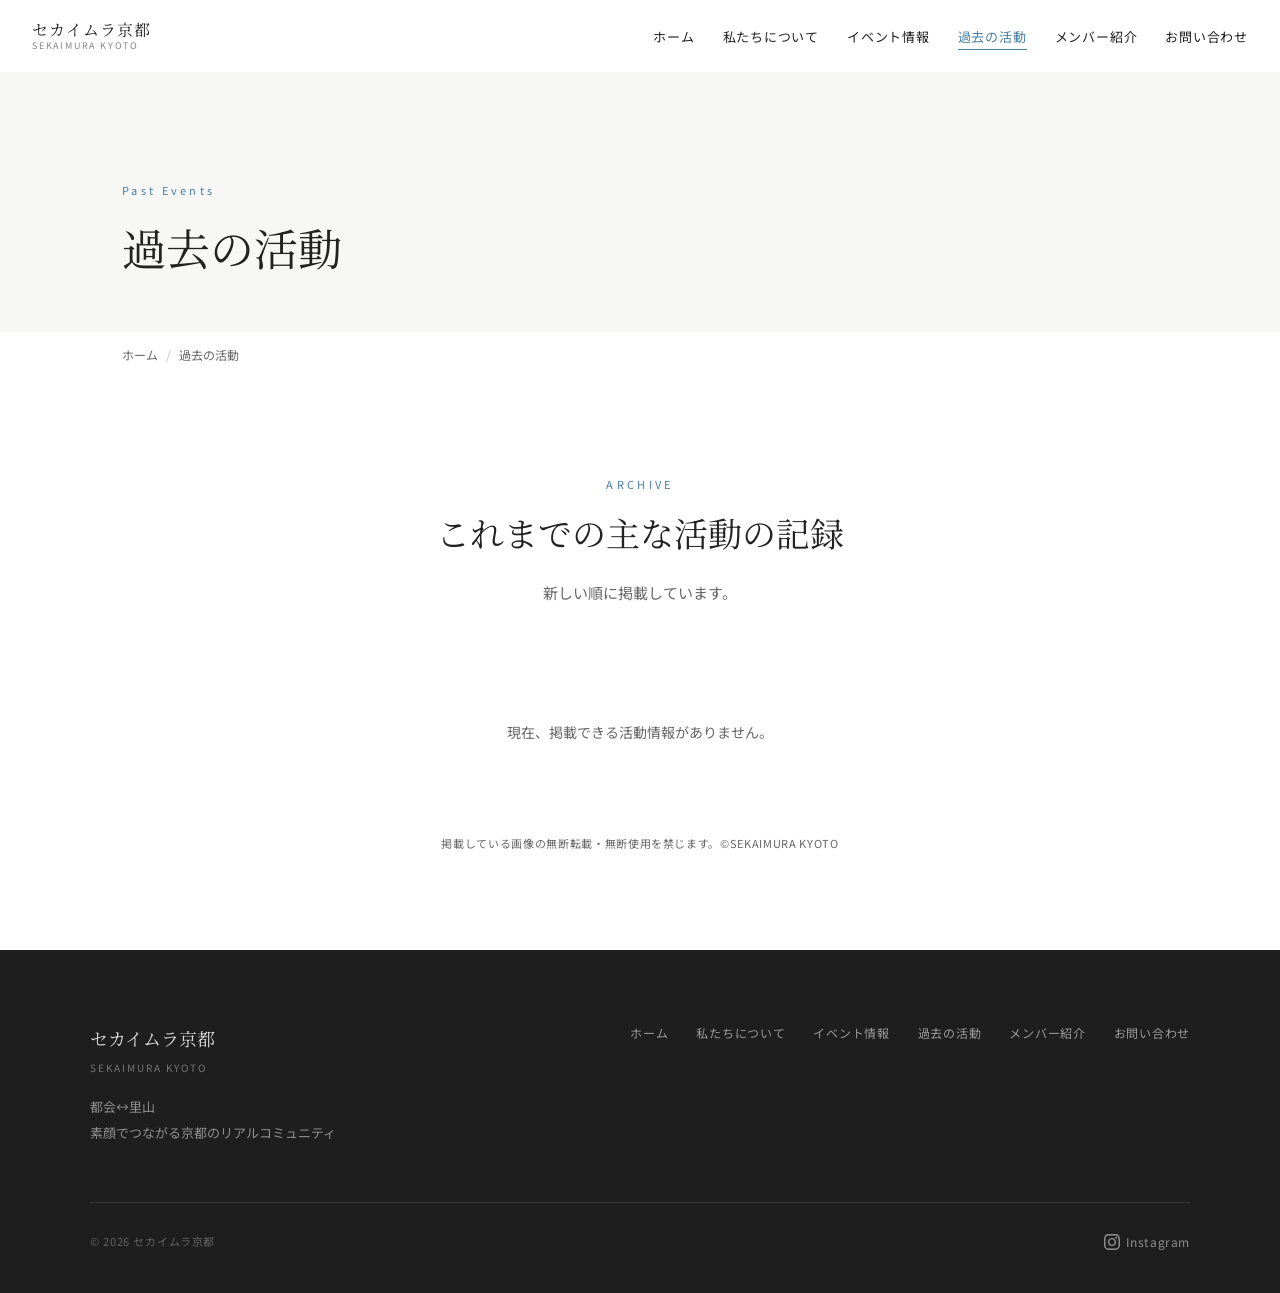
<file: past-events.html>
<!DOCTYPE html>
<html lang="ja">
<head>
  <meta charset="UTF-8">
  <meta name="viewport" content="width=device-width, initial-scale=1.0">
  <title>過去の活動 | セカイムラ京都</title>
  <meta name="description" content="セカイムラ京都のこれまでの活動・行事の記録です。">
  <meta property="og:title" content="セカイムラ京都">
  <meta property="og:description" content="都会 ↔ 里山　素顔でつながるコミュニティ">
  <meta property="og:type" content="website">
  <meta property="og:image" content="image/ogp.jpg?v=2">
  <link rel="icon" href="image/fabicon.png?v=3">
  <link rel="preconnect" href="https://fonts.googleapis.com">
  <link rel="preconnect" href="https://fonts.gstatic.com" crossorigin>
  <link href="https://fonts.googleapis.com/css2?family=Noto+Serif+JP:wght@300;400;500;700&family=Noto+Sans+JP:wght@300;400;500;700&display=swap" rel="stylesheet">
  <link rel="stylesheet" href="css/style.css?v=10">
  <link rel="stylesheet" href="css/components.css?v=33">
</head>
<body>

<!-- ===== Header ===== -->
<header class="header" id="header">
  <a href="index.html" class="header__logo">セカイムラ京都 <small>SEKAIMURA KYOTO</small></a>
  <nav class="nav">
    <ul class="nav__list">
      <li><a href="index.html"       class="nav__link" data-page="index.html">ホーム</a></li>
      <li><a href="about.html"       class="nav__link" data-page="about.html">私たちについて</a></li>
      <li><a href="events.html"      class="nav__link" data-page="events.html">イベント情報</a></li>
      <li><a href="past-events.html" class="nav__link" data-page="past-events.html">過去の活動</a></li>
      <li><a href="members.html"     class="nav__link" data-page="members.html">メンバー紹介</a></li>
      <li><a href="contact.html"     class="nav__link" data-page="contact.html">お問い合わせ</a></li>
    </ul>
  </nav>
  <button class="hamburger" aria-label="メニュー"><span></span><span></span><span></span></button>
</header>
<nav class="nav-drawer">
  <a href="index.html"       class="nav__link" data-page="index.html">ホーム</a>
  <a href="about.html"       class="nav__link" data-page="about.html">私たちについて</a>
  <a href="events.html"      class="nav__link" data-page="events.html">イベント情報</a>
  <a href="past-events.html" class="nav__link" data-page="past-events.html">過去の活動</a>
  <a href="members.html"     class="nav__link" data-page="members.html">メンバー紹介</a>
  <a href="contact.html"     class="nav__link" data-page="contact.html">お問い合わせ</a>
</nav>

<!-- ===== Page Hero ===== -->
<div class="page-hero">
  <div class="page-hero__img"></div>
  <div class="page-hero__content">
    <span class="page-hero__en">Past Events</span>
    <h1 class="page-hero__title">過去の活動</h1>
  </div>
</div>
<div class="breadcrumb container">
  <a href="index.html">ホーム</a><span class="breadcrumb__sep">/</span>
  <span>過去の活動</span>
</div>

<!-- ===== Archive ===== -->
<section class="section">
  <div class="container">
    <div class="section__header fade-in">
      <span class="section__en">Archive</span>
      <h2 class="section__title">これまでの主な活動の記録</h2>
      <p class="section__lead">新しい順に掲載しています。</p>
    </div>

    <!-- Google Sheets PastEvents シートから自動読み込み -->
    <!-- シート列: 日付 | タイトル | 説明 | 画像1URL | 画像2URL | 画像3URL | 画像4URL -->
    <!-- 絞り込みUI（JSで動的生成） -->
    <div id="past-events-filter"></div>
    <!-- Google Sheets pastevent シートから自動読み込み -->
    <div id="past-events-list"></div>

    <p class="img-copyright">掲載している画像の無断転載・無断使用を禁じます。©SEKAIMURA KYOTO</p>
  </div>
</section>

<!-- ===== Footer ===== -->
<footer class="footer">
  <div class="footer__inner">
    <div class="footer__top">
      <div>
        <p class="footer__logo">セカイムラ京都 <small>SEKAIMURA KYOTO</small></p>
        <p class="footer__desc">都会↔里山<br>素顔でつながる京都のリアルコミュニティ</p>
      </div>
      <nav class="footer__nav">
        <a href="index.html">ホーム</a>
        <a href="about.html">私たちについて</a>
        <a href="events.html">イベント情報</a>
        <a href="past-events.html">過去の活動</a>
        <a href="members.html">メンバー紹介</a>
        <a href="contact.html">お問い合わせ</a>
      </nav>
    </div>
    <div class="footer__bottom">
      <p class="footer__copy">&copy; 2026 セカイムラ京都</p>
      <div class="footer__sns">
        <a href="https://www.instagram.com/sekaimura_kyoto/" target="_blank" rel="noopener">
          <svg viewBox="0 0 24 24"><path d="M12 2.163c3.204 0 3.584.012 4.85.07 3.252.148 4.771 1.691 4.919 4.919.058 1.265.069 1.645.069 4.849 0 3.205-.012 3.584-.069 4.849-.149 3.225-1.664 4.771-4.919 4.919-1.266.058-1.644.07-4.85.07-3.204 0-3.584-.012-4.849-.07-3.26-.149-4.771-1.699-4.919-4.92-.058-1.265-.07-1.644-.07-4.849 0-3.204.013-3.583.07-4.849.149-3.227 1.664-4.771 4.919-4.919 1.266-.057 1.645-.069 4.849-.069zm0-2.163c-3.259 0-3.667.014-4.947.072-4.358.2-6.78 2.618-6.98 6.98-.059 1.281-.073 1.689-.073 4.948 0 3.259.014 3.668.072 4.948.2 4.358 2.618 6.78 6.98 6.98 1.281.058 1.689.072 4.948.072 3.259 0 3.668-.014 4.948-.072 4.354-.2 6.782-2.618 6.979-6.98.059-1.28.073-1.689.073-4.948 0-3.259-.014-3.667-.072-4.947-.196-4.354-2.617-6.78-6.979-6.98-1.281-.059-1.69-.073-4.949-.073zm0 5.838c-3.403 0-6.162 2.759-6.162 6.162s2.759 6.163 6.162 6.163 6.162-2.759 6.162-6.163c0-3.403-2.759-6.162-6.162-6.162zm0 10.162c-2.209 0-4-1.79-4-4 0-2.209 1.791-4 4-4s4 1.791 4 4c0 2.21-1.791 4-4 4zm6.406-11.845c-.796 0-1.441.645-1.441 1.44s.645 1.44 1.441 1.44c.795 0 1.439-.645 1.439-1.44s-.644-1.44-1.439-1.44z"/></svg>
          Instagram
        </a>
      </div>
    </div>
  </div>
</footer>

<script src="js/main.js?v=11"></script>
<script src="js/sheets.js?v=3"></script>
<script src="js/past-events.js?v=5"></script>
</body>
</html>
</file>
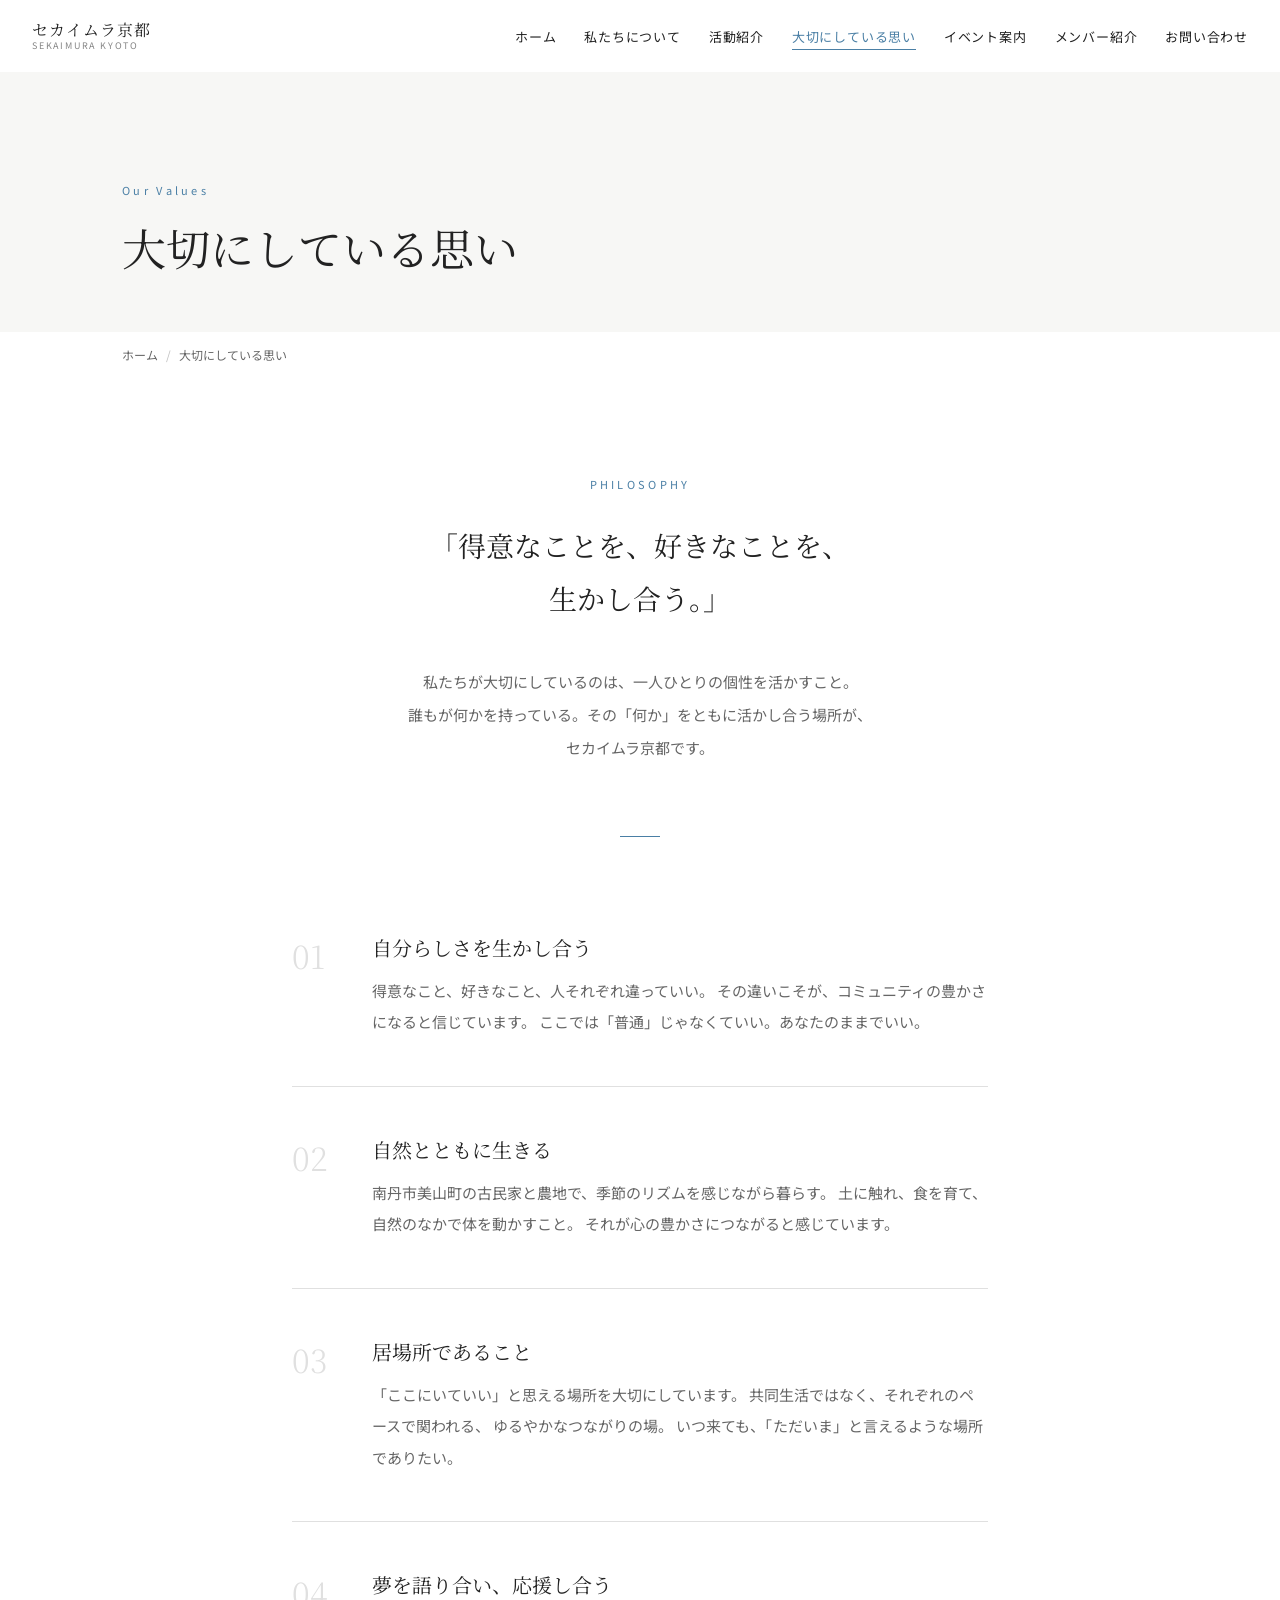
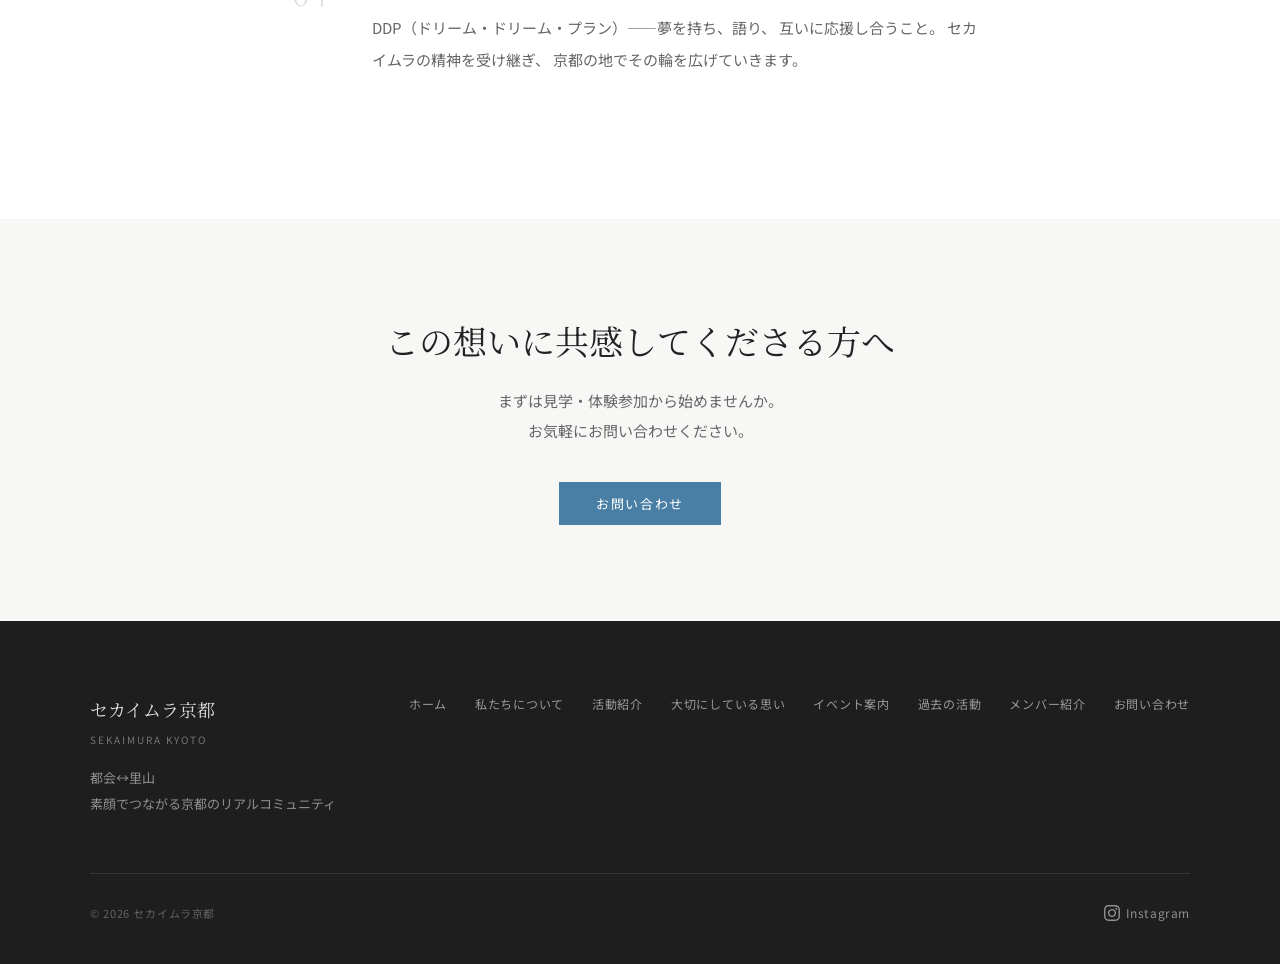
<file: values.html>
<!DOCTYPE html>
<html lang="ja">
<head>
  <meta charset="UTF-8">
  <meta name="viewport" content="width=device-width, initial-scale=1.0">
  <title>大切にしている思い | セカイムラ京都</title>
  <meta name="description" content="セカイムラ京都が大切にしている価値観・想いについてご紹介します。">
  <link rel="preconnect" href="https://fonts.googleapis.com">
  <link rel="preconnect" href="https://fonts.gstatic.com" crossorigin>
  <link href="https://fonts.googleapis.com/css2?family=Noto+Serif+JP:wght@300;400;500;700&family=Noto+Sans+JP:wght@300;400;500;700&display=swap" rel="stylesheet">
  <link rel="stylesheet" href="css/style.css?v=10">
  <link rel="stylesheet" href="css/components.css?v=33">
</head>
<body>

<header class="header" id="header">
  <a href="index.html" class="header__logo">セカイムラ京都 <small>SEKAIMURA KYOTO</small></a>
  <nav class="nav">
    <ul class="nav__list">
      <li><a href="index.html"      class="nav__link" data-page="index.html">ホーム</a></li>
      <li><a href="about.html"      class="nav__link" data-page="about.html">私たちについて</a></li>
      <li><a href="activities.html" class="nav__link" data-page="activities.html">活動紹介</a></li>
      <li><a href="values.html"     class="nav__link" data-page="values.html">大切にしている思い</a></li>
      <li><a href="events.html"     class="nav__link" data-page="events.html">イベント案内</a></li>
      <li><a href="members.html"    class="nav__link" data-page="members.html">メンバー紹介</a></li>
      <li><a href="contact.html"    class="nav__link" data-page="contact.html">お問い合わせ</a></li>
    </ul>
  </nav>
  <button class="hamburger" aria-label="メニュー"><span></span><span></span><span></span></button>
</header>
<nav class="nav-drawer">
  <a href="index.html"       class="nav__link" data-page="index.html">ホーム</a>
  <a href="about.html"       class="nav__link" data-page="about.html">私たちについて</a>
  <a href="activities.html"  class="nav__link" data-page="activities.html">活動紹介</a>
  <a href="values.html"      class="nav__link" data-page="values.html">大切にしている思い</a>
  <a href="events.html"      class="nav__link" data-page="events.html">イベント案内</a>
  <a href="past-events.html" class="nav__link" data-page="past-events.html">過去の活動</a>
  <a href="members.html"     class="nav__link" data-page="members.html">メンバー紹介</a>
  <a href="contact.html"     class="nav__link" data-page="contact.html">お問い合わせ</a>
</nav>

<div class="page-hero">
  <div class="page-hero__img"><!-- <img src="images/values-hero.jpg" alt="大切にしている思い"> --></div>
  <div class="page-hero__content">
    <span class="page-hero__en">Our Values</span>
    <h1 class="page-hero__title">大切にしている思い</h1>
  </div>
</div>
<div class="breadcrumb container">
  <a href="index.html">ホーム</a><span class="breadcrumb__sep">/</span><span>大切にしている思い</span>
</div>

<!-- ===== Opening quote ===== -->
<section class="section">
  <div class="container" style="max-width: 760px;">
    <div class="fade-in" style="text-align:center; margin-bottom: 72px;">
      <span class="section__en">Philosophy</span>
      <!-- ▼ メインメッセージを編集してください -->
      <div class="quote-block" style="border-left:none; padding:0; margin-top:24px;">
        <p class="quote-block__text" style="font-size: clamp(18px, 3vw, 28px); text-align:center; line-height:1.9;">
          「得意なことを、好きなことを、<br>生かし合う。」
        </p>
      </div>
      <p style="margin-top:28px; font-size:15px; color:var(--color-sub); line-height:2.2;">
        <!-- ▼ 導入文を編集してください -->
        私たちが大切にしているのは、一人ひとりの個性を活かすこと。<br>
        誰もが何かを持っている。その「何か」をともに活かし合う場所が、<br>
        セカイムラ京都です。
      </p>
    </div>

    <div class="divider"></div>

    <!-- ▼ 価値観を編集・追加してください -->
    <div class="value-item fade-in">
      <span class="value-num">01</span>
      <div>
        <h2 class="value-title">自分らしさを生かし合う</h2>
        <p class="value-text">
          得意なこと、好きなこと、人それぞれ違っていい。
          その違いこそが、コミュニティの豊かさになると信じています。
          ここでは「普通」じゃなくていい。あなたのままでいい。
        </p>
      </div>
    </div>

    <div class="value-item fade-in">
      <span class="value-num">02</span>
      <div>
        <h2 class="value-title">自然とともに生きる</h2>
        <p class="value-text">
          南丹市美山町の古民家と農地で、季節のリズムを感じながら暮らす。
          土に触れ、食を育て、自然のなかで体を動かすこと。
          それが心の豊かさにつながると感じています。
        </p>
      </div>
    </div>

    <div class="value-item fade-in">
      <span class="value-num">03</span>
      <div>
        <h2 class="value-title">居場所であること</h2>
        <p class="value-text">
          「ここにいていい」と思える場所を大切にしています。
          共同生活ではなく、それぞれのペースで関われる、
          ゆるやかなつながりの場。
          いつ来ても、「ただいま」と言えるような場所でありたい。
        </p>
      </div>
    </div>

    <div class="value-item fade-in">
      <span class="value-num">04</span>
      <div>
        <h2 class="value-title">夢を語り合い、応援し合う</h2>
        <p class="value-text">
          DDP（ドリーム・ドリーム・プラン）——夢を持ち、語り、
          互いに応援し合うこと。
          セカイムラの精神を受け継ぎ、
          京都の地でその輪を広げていきます。
        </p>
      </div>
    </div>

    <!-- ▼ 必要に応じて value-item を追加してください -->

  </div>
</section>

<!-- ===== CTA ===== -->
<section class="section section--light">
  <div class="container" style="text-align:center;">
    <div class="fade-in">
      <h2 class="section__title" style="margin-bottom:20px;">この想いに共感してくださる方へ</h2>
      <p class="section__lead" style="margin-bottom:36px;">
        まずは見学・体験参加から始めませんか。<br>
        お気軽にお問い合わせください。
      </p>
      <a href="contact.html" class="btn btn--primary">お問い合わせ</a>
    </div>
  </div>
</section>

<footer class="footer">
  <div class="footer__inner">
    <div class="footer__top">
      <div>
        <p class="footer__logo">セカイムラ京都 <small>SEKAIMURA KYOTO</small></p>
        <p class="footer__desc">都会↔里山<br>素顔でつながる京都のリアルコミュニティ</p>
      </div>
      <nav class="footer__nav">
        <a href="index.html">ホーム</a><a href="about.html">私たちについて</a>
        <a href="activities.html">活動紹介</a><a href="values.html">大切にしている思い</a>
        <a href="events.html">イベント案内</a><a href="past-events.html">過去の活動</a>
        <a href="members.html">メンバー紹介</a><a href="contact.html">お問い合わせ</a>
      </nav>
    </div>
    <div class="footer__bottom">
      <p class="footer__copy">&copy; 2026 セカイムラ京都</p>
      <div class="footer__sns">
        <a href="https://www.instagram.com/sekaimura_kyoto/" target="_blank" rel="noopener">
          <svg viewBox="0 0 24 24"><path d="M12 2.163c3.204 0 3.584.012 4.85.07 3.252.148 4.771 1.691 4.919 4.919.058 1.265.069 1.645.069 4.849 0 3.205-.012 3.584-.069 4.849-.149 3.225-1.664 4.771-4.919 4.919-1.266.058-1.644.07-4.85.07-3.204 0-3.584-.012-4.849-.07-3.26-.149-4.771-1.699-4.919-4.92-.058-1.265-.07-1.644-.07-4.849 0-3.204.013-3.583.07-4.849.149-3.227 1.664-4.771 4.919-4.919 1.266-.057 1.645-.069 4.849-.069zm0-2.163c-3.259 0-3.667.014-4.947.072-4.358.2-6.78 2.618-6.98 6.98-.059 1.281-.073 1.689-.073 4.948 0 3.259.014 3.668.072 4.948.2 4.358 2.618 6.78 6.98 6.98 1.281.058 1.689.072 4.948.072 3.259 0 3.668-.014 4.948-.072 4.354-.2 6.782-2.618 6.979-6.98.059-1.28.073-1.689.073-4.948 0-3.259-.014-3.667-.072-4.947-.196-4.354-2.617-6.78-6.979-6.98-1.281-.059-1.69-.073-4.949-.073zm0 5.838c-3.403 0-6.162 2.759-6.162 6.162s2.759 6.163 6.162 6.163 6.162-2.759 6.162-6.163c0-3.403-2.759-6.162-6.162-6.162zm0 10.162c-2.209 0-4-1.79-4-4 0-2.209 1.791-4 4-4s4 1.791 4 4c0 2.21-1.791 4-4 4zm6.406-11.845c-.796 0-1.441.645-1.441 1.44s.645 1.44 1.441 1.44c.795 0 1.439-.645 1.439-1.44s-.644-1.44-1.439-1.44z"/></svg>
          Instagram
        </a>
      </div>
    </div>
  </div>
</footer>
<script src="js/main.js?v=11"></script>
</body>
</html>
</file>
<file: css/style.css>
/* ============================================================
   セカイムラ京都 — ベーススタイル
   ============================================================ */

/* ===== CSS Variables ===== */
:root {
  --color-bg:       #ffffff;
  --color-accent:   #4a7fa5;
  --color-accent-d: #3a6a8e;
  --color-text:     #222222;
  --color-sub:      #666666;
  --color-border:   #e0e0e0;
  --color-bg-light: #f7f7f5;
  --font-heading:   'Noto Serif JP', 'ヒラギノ明朝 Pro', 'HiraMinPro-W3', serif;
  --font-body:      'Noto Sans JP', 'ヒラギノ角ゴ Pro', 'Hiragino Kaku Gothic Pro', sans-serif;
  --max-width:      1100px;
  --t:              0.3s ease;
}

/* ===== Reset ===== */
*, *::before, *::after { box-sizing: border-box; margin: 0; padding: 0; }
html { scroll-behavior: smooth; font-size: 16px; }
body {
  font-family: var(--font-body);
  color: var(--color-text);
  background: var(--color-bg);
  line-height: 1.85;
  -webkit-font-smoothing: antialiased;
}
img { max-width: 100%; height: auto; display: block; }
a { color: inherit; text-decoration: none; }
ul, ol { list-style: none; }

/* ===== Container ===== */
.container {
  max-width: var(--max-width);
  margin: 0 auto;
  padding: 0 32px;
}

/* ===== Section ===== */
.section        { padding: 96px 0; }
.section--light { background: var(--color-bg-light); }
.section--dark  { background: var(--color-text); color: #fff; }

.section__header {
  text-align: center;
  margin-bottom: 64px;
}
.section__en {
  display: block;
  font-size: 11px;
  letter-spacing: 0.3em;
  text-transform: uppercase;
  color: var(--color-accent);
  margin-bottom: 12px;
}
.section__title {
  font-family: var(--font-heading);
  font-size: clamp(22px, 3.5vw, 34px);
  font-weight: 400;
  line-height: 1.5;
}
.section__lead {
  margin-top: 20px;
  font-size: 15px;
  color: var(--color-sub);
  max-width: 560px;
  margin-left: auto;
  margin-right: auto;
  line-height: 2;
}

/* ===== Header ===== */
.header {
  position: fixed;
  top: 0; left: 0; right: 0;
  z-index: 200;
  height: 72px;
  display: flex;
  align-items: center;
  justify-content: space-between;
  padding: 0 32px;
  transition: background var(--t), box-shadow var(--t);
}
.header.scrolled {
  background: rgba(255,255,255,0.96);
  box-shadow: 0 1px 0 var(--color-border);
  backdrop-filter: blur(8px);
}
.header.hero-top .header__logo { color: #fff; }
.header.hero-top .nav__link     { color: rgba(255,255,255,0.9); }
.header.hero-top .hamburger span { background: #fff; }

.header__logo {
  font-family: var(--font-heading);
  font-size: 16px;
  font-weight: 400;
  letter-spacing: 0.06em;
  transition: color var(--t);
  line-height: 1.2;
}
.header__logo small {
  display: block;
  font-family: var(--font-body);
  font-size: 9px;
  letter-spacing: 0.2em;
  opacity: 0.55;
  margin-top: 2px;
}

/* Desktop nav */
.nav__list {
  display: flex;
  align-items: center;
  gap: 28px;
}
.nav__link {
  font-size: 13px;
  letter-spacing: 0.06em;
  position: relative;
  padding-bottom: 4px;
  transition: color var(--t);
}
.nav__link::after {
  content: '';
  position: absolute;
  bottom: 0; left: 0;
  width: 0; height: 1px;
  background: var(--color-accent);
  transition: width var(--t);
}
.nav__link:hover,
.nav__link.active { color: var(--color-accent); }
.nav__link:hover::after,
.nav__link.active::after { width: 100%; }

/* Hamburger */
.hamburger {
  display: none;
  flex-direction: column;
  gap: 6px;
  cursor: pointer;
  background: none;
  border: none;
  padding: 6px;
}
.hamburger span {
  display: block;
  width: 24px; height: 1px;
  background: var(--color-text);
  transition: transform var(--t), opacity var(--t);
}
.hamburger.open span:nth-child(1) { transform: translateY(7px) rotate(45deg); }
.hamburger.open span:nth-child(2) { opacity: 0; }
.hamburger.open span:nth-child(3) { transform: translateY(-7px) rotate(-45deg); }

/* Mobile drawer */
.nav-drawer {
  display: none;
  position: fixed;
  top: 72px; left: 0; right: 0; bottom: 0;
  background: var(--color-bg);
  z-index: 199;
  padding: 32px;
  flex-direction: column;
  overflow-y: auto;
}
.nav-drawer.open { display: flex; }
.nav-drawer .nav__link {
  font-size: 17px;
  padding: 18px 0;
  border-bottom: 1px solid var(--color-border);
  display: block;
  color: var(--color-text);
}
.nav-drawer .nav__link::after { display: none; }

/* ===== Hero (Home) ===== */
.hero {
  position: relative;
  height: 100vh;
  min-height: 600px;
  display: flex;
  align-items: center;
  justify-content: center;
  overflow: hidden;
}
.hero__bg {
  position: absolute;
  inset: 0;
  background: linear-gradient(135deg, #b8cedb 0%, #8eb0c8 100%);
}
.hero__bg img {
  width: 100%; height: 100%;
  object-fit: cover;
  opacity: 1;
  filter: none;
}
.hero__overlay {
  position: absolute;
  inset: 0;
  background: linear-gradient(to bottom,
    rgba(0,0,0,0.0) 0%,
    rgba(0,0,0,0.2) 100%);
}
.hero__content {
  position: relative;
  text-align: center;
  color: #fff;
  padding: 0 32px;
  max-width: 700px;
  margin-top: -90px;
}
.hero__label {
  display: block;
  font-size: 11px;
  letter-spacing: 0.3em;
  font-weight: 300;
  margin-bottom: 20px;
  opacity: 0.85;
}
.hero__title {
  font-family: 'Zen Kaku Gothic New', var(--font-heading);
  font-size: 18pt;
  font-weight: 400;
  line-height: 1.7;
  margin-bottom: 0;
  text-align: center;
  animation: heroRise 1.2s cubic-bezier(0.22, 1, 0.36, 1) 0.4s both;
}
@keyframes heroRise {
  from {
    opacity: 0;
    transform: translateY(40px);
  }
  to {
    opacity: 1;
    transform: translateY(0);
  }
}
.hero__label {
  animation: heroRise 1s cubic-bezier(0.22, 1, 0.36, 1) 0.1s both;
}
.hero__sub {
  font-size: clamp(13px, 1.4vw, 15px);
  font-weight: 300;
  line-height: 2.1;
  opacity: 0.88;
  margin-bottom: 44px;
}
.scroll-down {
  position: absolute;
  bottom: 36px;
  left: 50%;
  transform: translateX(-50%);
  color: rgba(255,255,255,0.65);
  display: flex;
  flex-direction: column;
  align-items: center;
  gap: 8px;
}
.scroll-down span {
  font-size: 9px;
  letter-spacing: 0.25em;
}
.scroll-down__bar {
  width: 1px;
  height: 44px;
  background: linear-gradient(to bottom, rgba(255,255,255,0.7), transparent);
  animation: barDrop 2s ease infinite;
}
@keyframes barDrop {
  0%   { transform: scaleY(0); transform-origin: top; }
  50%  { transform: scaleY(1); transform-origin: top; }
  51%  { transform: scaleY(1); transform-origin: bottom; }
  100% { transform: scaleY(0); transform-origin: bottom; }
}

/* ===== Page Hero (sub pages) ===== */
.page-hero {
  margin-top: 72px;
  height: 260px;
  position: relative;
  display: flex;
  align-items: flex-end;
  overflow: hidden;
  background: var(--color-bg-light);
}
.page-hero__img {
  position: absolute;
  inset: 0;
}
.page-hero__img img {
  width: 100%; height: 100%;
  object-fit: cover;
  opacity: 0.25;
}
.page-hero__content {
  position: relative;
  width: 100%;
  max-width: var(--max-width);
  margin: 0 auto;
  padding: 0 32px 44px;
}
.page-hero__en {
  display: block;
  font-size: 11px;
  letter-spacing: 0.3em;
  color: var(--color-accent);
  margin-bottom: 6px;
}
.page-hero__title {
  font-family: var(--font-heading);
  font-size: clamp(26px, 4.5vw, 44px);
  font-weight: 400;
}

/* ===== Breadcrumb ===== */
.breadcrumb {
  padding: 12px 32px;
  max-width: var(--max-width);
  margin: 0 auto;
  font-size: 12px;
  color: var(--color-sub);
  display: flex;
  gap: 8px;
  align-items: center;
}
.breadcrumb a:hover { color: var(--color-accent); }
.breadcrumb__sep { opacity: 0.4; }

/* ===== Divider ===== */
.divider {
  width: 40px;
  height: 1px;
  background: var(--color-accent);
  margin: 0 auto 48px;
}

/* ===== Footer ===== */
.footer {
  background: #1e1e1e;
  color: rgba(255,255,255,0.85);
  padding: 72px 32px 40px;
}
.footer__inner {
  max-width: var(--max-width);
  margin: 0 auto;
}
.footer__top {
  display: grid;
  grid-template-columns: auto 1fr;
  gap: 48px;
  margin-bottom: 56px;
  align-items: start;
}
.footer__logo {
  font-family: var(--font-heading);
  font-size: 18px;
  font-weight: 400;
}
.footer__logo small {
  display: block;
  font-family: var(--font-body);
  font-size: 10px;
  letter-spacing: 0.2em;
  opacity: 0.45;
  margin-top: 4px;
}
.footer__desc {
  font-size: 13px;
  color: rgba(255,255,255,0.5);
  line-height: 2;
  margin-top: 16px;
  max-width: 280px;
}
.footer__nav {
  display: flex;
  flex-wrap: wrap;
  gap: 10px 28px;
  justify-content: flex-end;
}
.footer__nav a {
  font-size: 12px;
  letter-spacing: 0.06em;
  color: rgba(255,255,255,0.55);
  transition: color var(--t);
}
.footer__nav a:hover { color: rgba(255,255,255,0.9); }
.footer__bottom {
  border-top: 1px solid rgba(255,255,255,0.1);
  padding-top: 28px;
  display: flex;
  justify-content: space-between;
  align-items: center;
  flex-wrap: wrap;
  gap: 16px;
}
.footer__copy {
  font-size: 11px;
  color: rgba(255,255,255,0.3);
  letter-spacing: 0.08em;
}
.footer__sns {
  display: flex;
  gap: 20px;
}
.footer__sns a {
  color: rgba(255,255,255,0.5);
  font-size: 12px;
  letter-spacing: 0.05em;
  display: flex;
  align-items: center;
  gap: 6px;
  transition: color var(--t);
}
.footer__sns a:hover { color: rgba(255,255,255,0.9); }
.footer__sns svg {
  width: 16px; height: 16px;
  fill: currentColor;
}

/* ===== Fade-in ===== */
.fade-in {
  opacity: 0;
  transform: translateY(28px);
  transition: opacity 0.7s ease, transform 0.7s ease;
}
.fade-in.visible {
  opacity: 1;
  transform: translateY(0);
}

/* ===== Responsive ===== */
@media (max-width: 860px) {
  .container { padding: 0 20px; }
  .section { padding: 72px 0; }
  .nav { display: none; }
  .hamburger { display: flex; }
  .header { padding: 0 20px; }
  .header.hero-top { background: rgba(0,0,0,0.15); }
  .footer__top { grid-template-columns: 1fr; gap: 32px; }
  .footer__nav { justify-content: flex-start; }
  .page-hero__content { padding: 0 20px 36px; }
  .breadcrumb { padding: 12px 20px; }
}

/* ===== Mobile Typography (≤640px) ===== */
@media (max-width: 640px) {
  html { font-size: 16px; }

  /* body text */
  body { line-height: 1.8; }
  p, li, td, th { font-size: 16px; }

  /* headings */
  h1, .page-hero__title { font-size: 26px !important; letter-spacing: 0.04em; line-height: 1.3; }
  h2, .section__title   { font-size: 24px !important; letter-spacing: 0.03em; line-height: 1.4; }
  h3 { font-size: 20px !important; }

  /* hero catchcopy: 1行に収まるよう縮小 */
  .hero__content {
    margin-top: calc(-90px - 12px - 24px);
  }
  .hero__title {
    font-size: 13px;
    letter-spacing: 0.01em;
    white-space: nowrap;
  }

  /* section label (英字・small caps) */
  .section__en,
  .page-hero__en,
  .breadcrumb,
  .breadcrumb a,
  .breadcrumb span { font-size: 13px; }

  /* small / caption */
  small,
  .event-card__date,
  .past-ev__date,
  .past-event-card__date,
  .member-card__location,
  .activity-card__tag,
  .footer__copy { font-size: 13px; }

  /* section spacing */
  .section { padding: 56px 0; }
  .section__header { margin-bottom: 40px; }
  .section__lead { font-size: 15px; }
}
</file>
<file: css/components.css>
/* ============================================================
   セカイムラ京都 — コンポーネントスタイル
   ============================================================ */

/* ===== Slideshow（ヒーロー直下 3枚フェード） ===== */
.slide-section {
  background: var(--color-bg);
  padding: 28px 0 64px;
  overflow: hidden;
}
.slide-stage {
  display: flex;
  gap: 0;
  max-width: 100%;
  margin: 0;
}
.slide-item {
  flex: 1;
  position: relative;
  opacity: 0;
  transition: opacity 0.8s ease;
  overflow: hidden;
  border-radius: 0;
}
.slide-item.slide-visible {
  opacity: 1;
}
.slide-item img {
  width: 100%;
  aspect-ratio: 4/3;
  object-fit: cover;
  display: block;
}
@media (max-width: 768px) {
  .slide-section { padding: 14px 0 32px; }
}

/* ===== Hero Sub (画像下のテキスト＋CTA) ===== */
.hero-sub {
  background: var(--color-bg);
  padding: 56px 32px 64px;
  text-align: center;
  border-bottom: 1px solid var(--color-border);
}
.hero-sub__text {
  font-family: var(--font-heading);
  font-size: clamp(14px, 1.8vw, 18px);
  font-weight: 400;
  line-height: 2.1;
  color: var(--color-sub);
  margin-bottom: 36px;
}

/* ===== Carousel ===== */
.carousel-section {
  background: var(--color-bg);
  padding-bottom: 0;
  position: relative;
  margin-top: -50px;
  z-index: 1;
}
.carousel-section__inner {
  width: 100%;
  overflow: hidden;
}
.carousel {
  display: flex;
  transition: transform 0.5s cubic-bezier(0.4, 0, 0.2, 1);
  will-change: transform;
}
.carousel__item {
  flex: 0 0 calc(100vw / 3);
  height: 225px;
  overflow: hidden;
}
.carousel__item img {
  width: 100%;
  height: 100%;
  object-fit: cover;
  display: block;
}
.carousel__placeholder {
  width: 100%;
  aspect-ratio: 4 / 3;
  background: linear-gradient(135deg, #c8dae6 0%, #a8bece 100%);
  display: flex;
  align-items: center;
  justify-content: center;
  font-family: var(--font-heading);
  font-size: 32px;
  font-weight: 300;
  color: rgba(255,255,255,0.6);
}
.carousel__controls {
  display: flex;
  align-items: center;
  justify-content: center;
  gap: 20px;
  padding: 20px 0 28px;
  background: var(--color-bg);
}
.carousel__btn {
  background: none;
  border: 1px solid var(--color-border);
  width: 40px;
  height: 40px;
  display: flex;
  align-items: center;
  justify-content: center;
  cursor: pointer;
  font-size: 16px;
  color: var(--color-text);
  transition: background var(--t), color var(--t);
  border-radius: 0;
}
.carousel__btn:hover {
  background: var(--color-text);
  color: #fff;
  border-color: var(--color-text);
}
.carousel__dots {
  display: flex;
  gap: 8px;
}
.carousel__dot {
  width: 6px;
  height: 6px;
  border-radius: 50%;
  background: var(--color-border);
  cursor: pointer;
  transition: background var(--t), transform var(--t);
  border: none;
  padding: 0;
}
.carousel__dot.active {
  background: var(--color-accent);
  transform: scale(1.3);
}

@media (max-width: 860px) {
  .carousel__item { flex: 0 0 50vw; }
}
@media (max-width: 640px) {
  .carousel__item { flex: 0 0 100vw; }
  .hero-sub { padding: 40px 20px 48px; }
}

/* ===== Button ===== */
.btn {
  display: inline-flex;
  align-items: center;
  gap: 10px;
  padding: 14px 36px;
  font-family: var(--font-body);
  font-size: 13px;
  letter-spacing: 0.12em;
  cursor: pointer;
  transition: background var(--t), color var(--t), border-color var(--t);
  border: 1px solid transparent;
  line-height: 1;
}
.btn svg { width: 14px; height: 14px; fill: currentColor; flex-shrink: 0; }

.btn--primary {
  background: var(--color-accent);
  color: #fff;
  border-color: var(--color-accent);
}
.btn--primary:hover {
  background: var(--color-accent-d);
  border-color: var(--color-accent-d);
}

.btn--outline {
  background: transparent;
  color: var(--color-text);
  border-color: var(--color-text);
}
.btn--outline:hover {
  background: var(--color-text);
  color: #fff;
}

.btn--outline-w {
  background: transparent;
  color: #fff;
  border-color: rgba(255,255,255,0.7);
}
.btn--outline-w:hover {
  background: #fff;
  color: var(--color-text);
}

.btn--outline-accent {
  background: transparent;
  color: var(--color-accent);
  border-color: var(--color-accent);
}
.btn--outline-accent:hover {
  background: var(--color-accent);
  color: #fff;
}

.btn--sm { padding: 10px 24px; font-size: 12px; }

/* ===== Event Card ===== */
.event-card {
  background: var(--color-bg);
  border: 1px solid var(--color-border);
  overflow: hidden;
  transition: transform var(--t), box-shadow var(--t);
}
.event-card:hover {
  transform: translateY(-4px);
  box-shadow: 0 12px 32px rgba(0,0,0,0.08);
}
.event-card__img {
  aspect-ratio: 16 / 9;
  overflow: hidden;
  background: var(--color-bg-light);
  position: relative;
}
.event-card__img img {
  width: 100%; height: 100%;
  object-fit: cover;
  transition: transform 0.5s ease;
}
.event-card:hover .event-card__img img { transform: scale(1.04); }
.event-card__img-placeholder {
  width: 100%; height: 100%;
  background: linear-gradient(135deg, #c8dae6 0%, #a8c0d2 100%);
  display: flex;
  align-items: center;
  justify-content: center;
  color: rgba(255,255,255,0.6);
  font-size: 28px;
}
.event-card__body { padding: 24px; }
.event-card__meta {
  display: flex;
  align-items: center;
  gap: 12px;
  margin-bottom: 10px;
  flex-wrap: wrap;
}
.event-card__date {
  font-size: 12px;
  color: var(--color-accent);
  letter-spacing: 0.06em;
}
.event-card__place {
  font-size: 12px;
  color: var(--color-sub);
}
.event-card__title {
  font-family: var(--font-heading);
  font-size: 17px;
  font-weight: 400;
  line-height: 1.55;
  margin-bottom: 10px;
}
/* アコーディオン詳細パネル */
.event-card__detail {
  margin-bottom: 14px;
}
.event-card__detail[hidden] { display: none; }
.event-card__desc {
  font-size: 13px;
  color: var(--color-sub);
  line-height: 1.85;
  margin-bottom: 14px;
}
/* 募集要項・申し込み方法セクション */
.event-card__section {
  margin-bottom: 12px;
}
.event-card__section-label {
  display: inline-block;
  font-size: 10px;
  letter-spacing: 0.1em;
  color: var(--color-accent);
  border: 1px solid var(--color-accent);
  padding: 2px 8px;
  margin-bottom: 6px;
}
.event-card__section p {
  font-size: 13px;
  color: var(--color-sub);
  line-height: 1.85;
  white-space: pre-wrap;
}
/* 詳細を見るボタン */
.event-card__toggle {
  background: none;
  border: 1px solid var(--color-accent);
  color: var(--color-accent);
  font-size: 12px;
  letter-spacing: 0.08em;
  padding: 6px 14px;
  cursor: pointer;
  display: inline-flex;
  align-items: center;
  gap: 6px;
  transition: background var(--t), color var(--t);
  margin-top: 4px;
}
.event-card__toggle:hover {
  background: var(--color-accent);
  color: #fff;
}
.event-card__chevron { font-style: normal; font-size: 10px; }
.event-card__link {
  font-size: 12px;
  letter-spacing: 0.1em;
  color: var(--color-accent);
  display: inline-flex;
  align-items: center;
  gap: 6px;
  transition: gap var(--t);
}
.event-card__link:hover { gap: 10px; }
.event-card__link svg { width: 12px; height: 12px; fill: currentColor; }

/* Events Grid */
.events-grid {
  display: grid;
  grid-template-columns: repeat(3, 1fr);
  gap: 28px;
}
@media (max-width: 860px) {
  .events-grid { grid-template-columns: repeat(2, 1fr); gap: 20px; }
}
@media (max-width: 540px) {
  .events-grid { grid-template-columns: 1fr; }
}

/* ===== Member Card ===== */
.member-card {
  background: var(--color-bg);
  border: 1px solid var(--color-border);
  overflow: hidden;
  transition: transform var(--t), box-shadow var(--t);
}
.member-card:hover {
  transform: translateY(-4px);
  box-shadow: 0 12px 32px rgba(0,0,0,0.08);
}
.member-card__img {
  aspect-ratio: 1 / 1;
  overflow: hidden;
  background: var(--color-bg-light);
}
.member-card__img img {
  width: 100%; height: 100%;
  object-fit: cover;
  transition: transform 0.5s ease;
}
.member-card:hover .member-card__img img { transform: scale(1.04); }
.member-card__img-placeholder {
  width: 100%; height: 100%;
  background: linear-gradient(135deg, #c8dae6 0%, #a8c0d2 100%);
  display: flex;
  align-items: center;
  justify-content: center;
  font-size: 40px;
  color: rgba(255,255,255,0.7);
}
.member-card__body { padding: 24px; }
.member-card__area {
  font-size: 11px;
  letter-spacing: 0.12em;
  color: var(--color-accent);
  margin-bottom: 6px;
}
.member-card__name {
  font-family: var(--font-heading);
  font-size: 18px;
  font-weight: 400;
  margin-bottom: 4px;
}
.member-card__tagline {
  font-size: 13px;
  color: var(--color-sub);
  margin-bottom: 16px;
  line-height: 1.7;
}

/* Accordion detail inside member card */
.member-card__toggle {
  font-size: 12px;
  letter-spacing: 0.1em;
  color: var(--color-accent);
  cursor: pointer;
  display: inline-flex;
  align-items: center;
  gap: 6px;
  background: none;
  border: none;
  padding: 0;
  font-family: var(--font-body);
  transition: opacity var(--t);
}
.member-card__toggle:hover { opacity: 0.7; }
.member-card__toggle svg {
  width: 12px; height: 12px;
  fill: currentColor;
  transition: transform var(--t);
}
.member-card__toggle.open svg { transform: rotate(180deg); }

.member-card__detail {
  display: none;
  margin-top: 20px;
  border-top: 1px solid var(--color-border);
  padding-top: 20px;
}
.member-card__detail.open { display: block; }
.member-detail-row {
  display: grid;
  grid-template-columns: 90px 1fr;
  gap: 8px 16px;
  margin-bottom: 10px;
  font-size: 13px;
  align-items: start;
}
.member-detail-label {
  color: var(--color-sub);
  font-size: 11px;
  letter-spacing: 0.06em;
  padding-top: 2px;
}
.member-detail-value { line-height: 1.8; }
.member-card__sns {
  margin-top: 16px;
  display: flex;
  gap: 12px;
}
.member-card__sns a {
  font-size: 12px;
  color: var(--color-accent);
  letter-spacing: 0.06em;
  display: inline-flex;
  align-items: center;
  gap: 5px;
  transition: opacity var(--t);
}
.member-card__sns a:hover { opacity: 0.7; }
.member-card__sns svg { width: 13px; height: 13px; fill: currentColor; }

/* Members Grid */
.members-grid {
  display: grid;
  grid-template-columns: repeat(3, 1fr);
  gap: 28px;
}
@media (max-width: 860px) {
  .members-grid { grid-template-columns: repeat(2, 1fr); gap: 20px; }
}
@media (max-width: 480px) {
  .members-grid { grid-template-columns: 1fr; }
}

/* ===== Activity Card ===== */
.activity-card {
  position: relative;
  overflow: hidden;
  background: var(--color-bg-light);
  padding: 40px 36px;
  border-left: 3px solid var(--color-accent);
  transition: transform var(--t);
}
.activity-card:hover { transform: translateX(4px); }
.activity-card__num {
  font-size: 40px;
  font-family: var(--font-heading);
  font-weight: 300;
  color: var(--color-border);
  line-height: 1;
  margin-bottom: 16px;
}
.activity-card__title {
  font-family: var(--font-heading);
  font-size: 20px;
  font-weight: 400;
  margin-bottom: 12px;
}
.activity-card__text {
  font-size: 14px;
  color: var(--color-sub);
  line-height: 2;
}

.activities-grid {
  display: grid;
  grid-template-columns: repeat(3, 1fr);
  gap: 2px;
}
@media (max-width: 860px) {
  .activities-grid { grid-template-columns: 1fr; }
}

/* ===== Contact Form ===== */
.form-group {
  margin-bottom: 28px;
}
.form-label {
  display: block;
  font-size: 13px;
  letter-spacing: 0.06em;
  margin-bottom: 8px;
  color: var(--color-text);
}
.form-label .required {
  color: var(--color-accent);
  margin-left: 4px;
  font-size: 11px;
}
.form-input,
.form-select,
.form-textarea {
  width: 100%;
  padding: 14px 18px;
  border: 1px solid var(--color-border);
  background: var(--color-bg);
  font-family: var(--font-body);
  font-size: 15px;
  color: var(--color-text);
  appearance: none;
  transition: border-color var(--t);
  border-radius: 0;
  outline: none;
}
.form-input:focus,
.form-select:focus,
.form-textarea:focus {
  border-color: var(--color-accent);
}
.form-textarea { min-height: 160px; resize: vertical; }
.form-select-wrap {
  position: relative;
}
.form-select-wrap::after {
  content: '';
  position: absolute;
  right: 18px;
  top: 50%;
  transform: translateY(-50%) rotate(45deg);
  width: 7px; height: 7px;
  border-right: 1px solid var(--color-sub);
  border-bottom: 1px solid var(--color-sub);
  pointer-events: none;
}

/* ===== Gallery / Image grid ===== */
.gallery {
  display: grid;
  grid-template-columns: repeat(3, 1fr);
  gap: 4px;
}
.gallery__item {
  aspect-ratio: 1;
  overflow: hidden;
  background: var(--color-bg-light);
}
.gallery__item img {
  width: 100%; height: 100%;
  object-fit: cover;
  transition: transform 0.5s ease;
}
.gallery__item:hover img { transform: scale(1.05); }
@media (max-width: 640px) {
  .gallery { grid-template-columns: repeat(2, 1fr); }
}

/* ===== Location cards ===== */
.location-grid {
  display: grid;
  grid-template-columns: 1fr 1fr;
  gap: 2px;
}
.location-card {
  position: relative;
  overflow: hidden;
  height: 420px;
  display: flex;
  align-items: flex-end;
}
.location-card__bg {
  position: absolute;
  inset: 0;
  background: var(--color-bg-light);
}
.location-card__bg img {
  width: 100%; height: 100%;
  object-fit: cover;
}
.location-card__overlay {
  position: absolute;
  inset: 0;
  background: linear-gradient(to top, rgba(0,0,0,0.65) 0%, rgba(0,0,0,0.05) 60%);
}
.location-card__content {
  position: relative;
  padding: 36px;
  color: #fff;
}
.location-card__label {
  font-size: 11px;
  letter-spacing: 0.25em;
  opacity: 0.7;
  margin-bottom: 8px;
}
.location-card__name {
  font-family: var(--font-heading);
  font-size: 22px;
  font-weight: 400;
  margin-bottom: 8px;
}
.location-card__text {
  font-size: 13px;
  opacity: 0.85;
  line-height: 1.9;
}
@media (max-width: 640px) {
  .location-grid { grid-template-columns: 1fr; }
  .location-card { height: 280px; }
}

/* ===== Values / Quote block ===== */
.quote-block {
  border-left: 3px solid var(--color-accent);
  padding: 8px 0 8px 28px;
  margin: 40px 0;
}
.quote-block__text {
  font-family: var(--font-heading);
  font-size: clamp(16px, 2.5vw, 22px);
  font-weight: 400;
  line-height: 1.8;
  color: var(--color-text);
}

.value-item {
  padding: 48px 0;
  border-bottom: 1px solid var(--color-border);
  display: grid;
  grid-template-columns: 48px 1fr;
  gap: 32px;
  align-items: start;
}
.value-item:last-child { border-bottom: none; }
.value-num {
  font-family: var(--font-heading);
  font-size: 32px;
  font-weight: 300;
  color: var(--color-border);
  line-height: 1;
  padding-top: 6px;
}
.value-title {
  font-family: var(--font-heading);
  font-size: 20px;
  font-weight: 400;
  margin-bottom: 12px;
  line-height: 1.5;
}
.value-text {
  font-size: 15px;
  color: var(--color-sub);
  line-height: 2.1;
}

/* ===== Instagram CTA ===== */
.insta-cta {
  background: linear-gradient(135deg, #405de6, #5851db, #833ab4, #c13584, #e1306c, #fd1d1d, #f56040);
  color: #fff;
  padding: 64px 32px;
  text-align: center;
}
.insta-cta--light {
  background: var(--color-bg-light);
  color: var(--color-text);
}
.insta-cta__icon { font-size: 36px; margin-bottom: 16px; display: flex; justify-content: center; }
.insta-cta__text {
  font-family: var(--font-heading);
  font-size: clamp(18px, 3vw, 26px);
  font-weight: 400;
  margin-bottom: 8px;
}
.insta-cta__sub {
  font-size: 13px;
  opacity: 0.85;
  margin-bottom: 28px;
}

/* ===== Join CTA ===== */
.join-cta {
  background: var(--color-bg-light);
  padding: 72px 32px;
  text-align: center;
}
.join-cta__title {
  font-family: var(--font-heading);
  font-size: clamp(20px, 3.5vw, 32px);
  font-weight: 400;
  margin-bottom: 16px;
}
.join-cta__text {
  font-size: 15px;
  color: var(--color-sub);
  line-height: 2.1;
  margin-bottom: 36px;
  max-width: 560px;
  margin-left: auto;
  margin-right: auto;
}

/* ===== Loading state ===== */
.loading {
  display: flex;
  justify-content: center;
  align-items: center;
  padding: 80px 0;
  color: var(--color-sub);
  font-size: 14px;
  letter-spacing: 0.08em;
}
.loading::before {
  content: '';
  display: inline-block;
  width: 20px; height: 20px;
  border: 2px solid var(--color-border);
  border-top-color: var(--color-accent);
  border-radius: 50%;
  margin-right: 12px;
  animation: spin 0.8s linear infinite;
}
@keyframes spin { to { transform: rotate(360deg); } }

.empty-state {
  text-align: center;
  padding: 80px 0;
  color: var(--color-sub);
}
.empty-state p { font-size: 14px; }

/* ===== Contact info blocks ===== */
.contact-purposes {
  display: grid;
  grid-template-columns: repeat(2, 1fr);
  gap: 2px;
  margin-bottom: 64px;
}
.contact-purpose {
  background: var(--color-bg-light);
  padding: 32px 28px;
  border-left: 2px solid var(--color-accent);
}
.contact-purpose__num {
  font-size: 11px;
  letter-spacing: 0.2em;
  color: var(--color-accent);
  margin-bottom: 8px;
}
.contact-purpose__title {
  font-family: var(--font-heading);
  font-size: 16px;
  font-weight: 400;
  margin-bottom: 6px;
}
.contact-purpose__text {
  font-size: 13px;
  color: var(--color-sub);
  line-height: 1.9;
}
@media (max-width: 640px) {
  .contact-purposes { grid-template-columns: 1fr; }
}

/* ===== Philosophy パララックス背景 ===== */
.philosophy-section {
  position: relative;
  overflow: hidden;
}
.philosophy-section__bg {
  position: absolute;
  inset: 0;
  background: url('../image/p1.jpg') center / cover no-repeat;
  background-attachment: scroll;
  z-index: 0;
}
.philosophy-section__bg::after {
  content: '';
  position: absolute;
  inset: 0;
  background: rgba(255,255,255,0.88);
}
@media (hover: hover) and (pointer: fine) {
  .philosophy-section__bg {
    inset: -80px 0;
    background-attachment: fixed;
  }
}
.philosophy-section > .container {
  position: relative;
  z-index: 1;
}

/* ===== Our Story パララックス背景 ===== */
.our-story-section {
  position: relative;
  overflow: hidden;
}
.our-story-section__bg {
  position: absolute;
  inset: 0;
  background: url('../image/ours.jpg') center / cover no-repeat;
  background-attachment: scroll;
  z-index: 0;
}
.our-story-section__bg::after {
  content: '';
  position: absolute;
  inset: 0;
  background: rgba(255,255,255,0.82);
}
/* マウス操作のPCのみparalaxを有効に */
@media (hover: hover) and (pointer: fine) {
  .our-story-section__bg {
    inset: -80px 0;
    background-attachment: fixed;
  }
}
.our-story-section > .container {
  position: relative;
  z-index: 1;
}
/* Our Story 内では about-lead を単カラムにする */
.our-story-section .about-lead {
  display: block;
}
.our-story-section .about-lead__text + .our-story-mid-img,
.our-story-section .our-story-mid-img + .about-lead__text {
  margin-top: 32px;
}
/* Our Story 文中画像 */
.our-story-mid-img {
  width: 100%;
  max-width: 560px;
  margin: 32px auto;
  display: block;
  border-radius: 2px;
  overflow: hidden;
  line-height: 0;
  background: transparent;
}
.our-story-mid-img img,
.our-story-mid-img .img-pw img {
  width: 100%;
  height: auto;
  display: block;
}
.our-story-mid-img .img-pw {
  display: block;
  line-height: 0;
  background: transparent;
}

/* ===== About lead section ===== */
.about-lead {
  display: grid;
  grid-template-columns: 1fr 1fr;
  gap: 80px;
  align-items: center;
}
.about-lead__text {
  font-size: 15px;
  color: var(--color-sub);
  line-height: 2.2;
}
.about-lead__text p + p { margin-top: 20px; }
.about-lead__img {
  aspect-ratio: 4 / 3;
  overflow: hidden;
  background: var(--color-bg-light);
}
.about-lead__img img {
  width: 100%; height: 100%;
  object-fit: cover;
  object-position: center;
}
.about-lead__img-placeholder {
  width: 100%; height: 100%;
  min-height: 260px;
  background: linear-gradient(135deg, #c8dae6 0%, #a8c0d2 100%);
}
@media (max-width: 760px) {
  .about-lead {
    grid-template-columns: 1fr;
    gap: 40px;
  }
}

/* ===== Past Events Grid ===== */
.past-events-grid {
  display: grid;
  grid-template-columns: repeat(2, 1fr);
  gap: 90px 40px;
  margin-top: 56px;
}
/* past-events-list コンテナ：各イベント間に90pxの余白 */
#past-events-list {
  display: flex;
  flex-direction: column;
  gap: 90px;
  margin-top: 56px;
}
.past-ev {
  background: var(--color-bg);
  border: 1px solid var(--color-border);
  overflow: hidden;
}
/* 複数画像グリッド */
.past-ev__imgs {
  display: grid;
  grid-template-columns: repeat(auto-fill, minmax(200px, 1fr));
  gap: 4px;
  background: var(--color-bg-light);
}
.past-ev__imgs img {
  width: 100%;
  aspect-ratio: 4 / 3;
  object-fit: cover;
  display: block;
  transition: transform 0.4s ease;
}
.past-ev:hover .past-ev__imgs img { transform: scale(1.03); }
.past-ev__body {
  padding: 24px 28px 28px;
}
.past-ev__date {
  font-size: 12px;
  letter-spacing: 0.1em;
  color: var(--color-accent);
  margin-bottom: 10px;
  font-family: var(--font-heading);
}
.past-ev__title {
  font-family: var(--font-heading);
  font-size: 17px;
  font-weight: 400;
  margin-bottom: 14px;
  color: var(--color-text);
  line-height: 1.6;
}
.past-ev__desc {
  font-size: 13px;
  color: var(--color-sub);
  line-height: 2;
  white-space: pre-line;
}
/* ── タグバッジ ── */
.past-ev__tags {
  display: flex;
  flex-wrap: wrap;
  gap: 6px;
  margin-top: 8px;
  margin-bottom: 4px;
}
.past-ev__tag {
  font-size: 11px;
  letter-spacing: 0.08em;
  color: var(--color-accent);
  border: 1px solid var(--color-accent);
  border-radius: 20px;
  padding: 2px 10px;
  line-height: 1.6;
}

.loading-text, .no-data {
  text-align: center;
  color: var(--color-sub);
  font-size: 14px;
  padding: 48px 0;
}

/* ===== 絞り込みフィルターバー ===== */
.filter-bar {
  margin-bottom: 40px;
  padding: 24px 28px;
  background: var(--color-bg-light);
  border: 1px solid var(--color-border);
  border-radius: 4px;
}
.filter-bar__label {
  display: block;
  font-size: 11px;
  letter-spacing: 0.2em;
  color: var(--color-sub);
  margin-bottom: 10px;
}
.filter-bar__year {
  margin-bottom: 20px;
}
.filter-year-select {
  appearance: none;
  -webkit-appearance: none;
  background: #fff url("data:image/svg+xml,%3Csvg xmlns='http://www.w3.org/2000/svg' width='12' height='8' viewBox='0 0 12 8'%3E%3Cpath d='M1 1l5 5 5-5' stroke='%23888' stroke-width='1.5' fill='none'/%3E%3C/svg%3E") no-repeat right 12px center;
  border: 1px solid var(--color-border);
  border-radius: 4px;
  padding: 8px 36px 8px 14px;
  font-size: 14px;
  font-family: var(--font-body);
  color: var(--color-text);
  cursor: pointer;
  min-width: 140px;
}
.filter-year-select:focus { outline: none; border-color: var(--color-accent); }
.filter-bar__tags {
  display: flex;
  flex-wrap: wrap;
  gap: 8px;
}
.filter-tag {
  font-size: 12px;
  font-family: var(--font-body);
  letter-spacing: 0.06em;
  color: var(--color-sub);
  background: #fff;
  border: 1px solid var(--color-border);
  border-radius: 20px;
  padding: 5px 14px;
  cursor: pointer;
  transition: all 0.2s;
  line-height: 1.5;
}
.filter-tag:hover {
  border-color: var(--color-accent);
  color: var(--color-accent);
}
.filter-tag.active {
  background: var(--color-accent);
  border-color: var(--color-accent);
  color: #fff;
}
@media (max-width: 760px) {
  .filter-bar { padding: 18px 16px; }
  .filter-tag { font-size: 11px; padding: 4px 12px; }
  .past-events-grid { grid-template-columns: 1fr; gap: 32px; }
}

/* ===== 画像著作権表示 ===== */
.img-copyright {
  margin-top: 40px;
  text-align: center;
  font-size: 11px;
  color: var(--color-sub);
  letter-spacing: 0.06em;
}

/* ===== ページネーション ===== */
.pagination {
  display: flex;
  align-items: center;
  justify-content: center;
  gap: 8px;
  padding: 48px 0 16px;
  flex-wrap: wrap;
}
.pagination__btn {
  font-size: 13px;
  font-family: var(--font-body);
  letter-spacing: 0.06em;
  color: var(--color-text);
  background: #fff;
  border: 1px solid var(--color-border);
  border-radius: 4px;
  padding: 7px 16px;
  cursor: pointer;
  transition: all 0.2s;
  line-height: 1.4;
}
.pagination__btn:hover:not(:disabled) {
  border-color: var(--color-accent);
  color: var(--color-accent);
}
.pagination__btn:disabled {
  opacity: 0.35;
  cursor: default;
}
.pagination__info {
  font-size: 13px;
  color: var(--color-sub);
  padding: 0 8px;
  letter-spacing: 0.08em;
}
@media (max-width: 480px) {
  .pagination__btn { font-size: 12px; padding: 6px 12px; }
}

/* ===== Back to Top Button ===== */
.back-to-top {
  position: fixed;
  bottom: 32px;
  right: 28px;
  width: 44px;
  height: 44px;
  border-radius: 50%;
  background: var(--color-accent);
  color: #fff;
  border: none;
  cursor: pointer;
  display: flex;
  align-items: center;
  justify-content: center;
  opacity: 0;
  visibility: hidden;
  transform: translateY(10px);
  transition: opacity 0.3s, visibility 0.3s, transform 0.3s;
  z-index: 900;
  box-shadow: 0 2px 12px rgba(0,0,0,0.15);
}
.back-to-top.visible {
  opacity: 1;
  visibility: visible;
  transform: translateY(0);
}
.back-to-top:hover {
  background: var(--color-accent-dark, #3a6a8a);
  transform: translateY(-2px);
}
@media (max-width: 640px) {
  .back-to-top { bottom: 20px; right: 16px; width: 40px; height: 40px; }
}

/* ===== Image Protection: 透明レイヤー＋透かし ===== */
.img-pw {
  display: inline-block;
  position: relative;
  line-height: 0;
  overflow: hidden;
}
/* 親がblock/flex/gridの場合はblock表示にする */
li > .img-pw,
div > .img-pw,
figure > .img-pw,
article > .img-pw {
  display: block;
}
.img-pw img {
  display: block;
  width: 100%;
  height: 100%;
  -webkit-user-select: none;
  user-select: none;
}
/* 透明な選択ブロッキングレイヤー */
.img-pw::before {
  content: '';
  position: absolute;
  inset: 0;
  z-index: 2;
  cursor: default;
}
/* 透かしテキスト（.img-wm クラスがある画像のみ） */
.img-pw.img-wm::after {
  content: '\00A9 SEKAIMURA KYOTO';
  position: absolute;
  bottom: 7px;
  right: 9px;
  z-index: 3;
  font-size: 5pt;
  font-style: italic;
  font-family: 'Helvetica Neue', Arial, sans-serif;
  font-weight: 400;
  letter-spacing: 0.06em;
  line-height: 1;
  color: rgba(255, 255, 255, 0.35);
  pointer-events: none;
  white-space: nowrap;
}

/* ===== Past Event Card (PastEventsシート用) ===== */
.past-event-card {
  background: var(--color-bg);
  border: 1px solid var(--color-border);
  overflow: hidden;
  margin-bottom: 56px;
}
.past-event-card__imgs {
  display: grid;
  grid-template-columns: repeat(auto-fill, minmax(220px, 1fr));
  gap: 6px;
  background: var(--color-bg-light);
}
.past-event-card__imgs img {
  width: 100%;
  aspect-ratio: 4 / 3;
  object-fit: cover;
  display: block;
  transition: transform 0.4s ease;
}
.past-event-card:hover .past-event-card__imgs img { transform: scale(1.03); }
.past-event-card__img-placeholder {
  height: 200px;
  background: linear-gradient(135deg, #c8dae6 0%, #a8c0d2 100%);
  display: flex;
  align-items: center;
  justify-content: center;
  font-size: 48px;
}
.past-event-card__body {
  padding: 28px 32px 32px;
}
.past-event-card__date {
  font-size: 12px;
  letter-spacing: 0.12em;
  color: var(--color-accent);
  font-family: var(--font-heading);
  margin-bottom: 10px;
}
.past-event-card__title {
  font-family: var(--font-heading);
  font-size: 18px;
  font-weight: 400;
  color: var(--color-text);
  line-height: 1.6;
  margin-bottom: 16px;
}
.past-event-card__desc {
  font-size: 14px;
  color: var(--color-sub);
  line-height: 2;
  white-space: pre-line;
}
@media (max-width: 640px) {
  .past-event-card__imgs { grid-template-columns: repeat(2, 1fr); }
  .past-event-card__body { padding: 20px; }
}

/* ===== About Gallery (9枚グリッド) ===== */
.about-gallery {
  display: grid;
  grid-template-columns: repeat(3, 1fr);
  gap: 12px;
  margin-top: 48px;
}
.about-gallery__item {
  position: relative;
  aspect-ratio: 4 / 3;
  overflow: hidden;
  background: var(--color-bg-light);
}
.about-gallery__item img {
  width: 100%;
  height: 100%;
  object-fit: cover;
  display: block;
  transition: transform 0.4s ease;
}
.about-gallery__item:hover img {
  transform: scale(1.04);
}
/* キャプション：下部グラデーション＋白文字 */
.about-gallery__caption {
  position: absolute;
  bottom: 0;
  left: 0;
  right: 0;
  padding: 48px 16px 14px;
  background: linear-gradient(to top, rgba(0,0,0,0.65) 0%, rgba(0,0,0,0.05) 60%);
  color: #fff;
  font-family: var(--font-body);
  font-size: 13px;
  font-weight: 400;
  letter-spacing: 0.15em;
  line-height: 1.5;
  text-align: left;
  opacity: 0.92;
  pointer-events: none;
}
@media (max-width: 760px) {
  .about-gallery { grid-template-columns: repeat(2, 1fr); gap: 8px; }
  .about-gallery__caption { font-size: 13px; padding: 40px 14px 12px; }
}
@media (max-width: 480px) {
  .about-gallery { grid-template-columns: 1fr; }
  .about-gallery__caption { font-size: 13px; padding: 48px 20px 16px; letter-spacing: 0.15em; }
}

/* ===== Philosophy Grid ===== */
.philosophy-grid {
  display: grid;
  grid-template-columns: repeat(2, 1fr);
  gap: 32px;
  margin-top: 56px;
}
.philosophy-item {
  position: relative;
  padding: 36px 32px;
  background: var(--color-bg);
  border: 1px solid var(--color-border);
  overflow: visible;
}
.philosophy-item__num {
  font-family: var(--font-heading);
  font-size: 11px;
  letter-spacing: 0.2em;
  color: var(--color-accent);
  margin-bottom: 12px;
}
.philosophy-item__title {
  font-family: var(--font-heading);
  font-size: 17px;
  font-weight: 400;
  margin-bottom: 16px;
  color: var(--color-text);
}
.philosophy-item__text {
  font-size: 14px;
  color: var(--color-sub);
  line-height: 2.1;
}

/* デコ画像：カード右上に張り出す */
.philosophy-item__deco {
  position: absolute;
  top: -16px;
  right: -28px;
  width: 200px;
  height: auto;
  pointer-events: none;
  /* 初期状態：左からスライドイン用 */
  opacity: 0;
  transform: translateX(-40px);
  transition: opacity 0.65s ease, transform 0.65s ease;
  z-index: 2;
}
.philosophy-item__deco.phil-visible {
  opacity: 1;
  transform: translateX(0);
}

/* 個別位置調整（PC） */
.philosophy-item__deco[data-phil-idx="0"] { top: 4px;   right: -18px; }             /* 1.png: 左10px */
.philosophy-item__deco[data-phil-idx="1"] { top: -61px; right: -18px; }             /* 2.png: 左10px・下5px */
.philosophy-item__deco[data-phil-idx="2"] { top: -21px; right: -18px; }             /* 3.png: 左10px */
.philosophy-item__deco[data-phil-idx="3"] { top: -41px; right: 22px; width: auto; height: 126px; } /* 4.png: 左50px・下15px */

@media (max-width: 760px) {
  .philosophy-grid { grid-template-columns: 1fr; gap: 20px; }
  .philosophy-item { padding: 28px 24px; }
  .philosophy-item__deco { width: 150px; right: -8px; }
  .philosophy-item__deco[data-phil-idx="0"] { top: -12px; }
  .philosophy-item__deco[data-phil-idx="1"] { top: -38px; right: -9px; }               /* 2.png: 下10px */
  .philosophy-item__deco[data-phil-idx="2"] { top: 1px;   right: -24px; }
  .philosophy-item__deco[data-phil-idx="3"] { top: -34px; right: 11px; width: auto; height: 126px; } /* 4.png: 左10px・下15px */
}

/* ===== What We Do ===== */
.whatwedo-list {
  margin-top: 56px;
  display: grid;
  grid-template-columns: 1fr 1fr;
  gap: 4px;
}
/* 05 はフル幅（2カラム分）*/
.whatwedo-item:nth-child(5) {
  grid-column: 1 / -1;
}
.whatwedo-item {
  position: relative;
  display: flex;
  flex-direction: column;
  align-items: center;
  text-align: center;
  gap: 12px;
  padding: 64px 48px;
  overflow: hidden;
  border-radius: 4px;
}
.whatwedo-item__body {
  max-width: 580px;
}
/* パララックス背景 */
.whatwedo-item__bg {
  position: absolute;
  inset: 0;
  background-size: cover;
  background-position: center;
  background-attachment: scroll;
  z-index: 0;
}
/* マウス操作のPCのみparalaxを有効に */
@media (hover: hover) and (pointer: fine) {
  .whatwedo-item__bg {
    inset: -60px 0;
    background-attachment: fixed;
  }
}
.whatwedo-item__bg::after {
  content: '';
  position: absolute;
  inset: 0;
  background: rgba(255,255,255,0.88);
}
.whatwedo-item[data-bg="1"] .whatwedo-item__bg { background-image: url('../image/s1.jpg'); }
.whatwedo-item[data-bg="2"] .whatwedo-item__bg { background-image: url('../image/s2.jpg'); }
.whatwedo-item[data-bg="3"] .whatwedo-item__bg { background-image: url('../image/s3.jpg'); }
.whatwedo-item[data-bg="4"] .whatwedo-item__bg { background-image: url('../image/s4.jpg'); }
.whatwedo-item[data-bg="5"] .whatwedo-item__bg { background-image: url('../image/s5.jpg'); }
.whatwedo-item__num,
.whatwedo-item__body {
  position: relative;
  z-index: 1;
}
.whatwedo-item__num {
  font-family: var(--font-heading);
  font-size: 28px;
  font-weight: 300;
  color: var(--color-accent);
  line-height: 1;
  padding-top: 4px;
}
.whatwedo-item__title {
  font-family: var(--font-heading);
  font-size: 18px;
  font-weight: 400;
  margin-bottom: 16px;
  color: var(--color-text);
}
.whatwedo-item__text {
  font-size: 14px;
  color: var(--color-sub);
  line-height: 2.1;
}
.whatwedo-item__text + .whatwedo-item__text {
  margin-top: 14px;
}
.whatwedo-item__text a {
  color: var(--color-accent);
  text-decoration: underline;
  text-underline-offset: 3px;
}

@media (max-width: 640px) {
  .whatwedo-list {
    grid-template-columns: 1fr;
  }
  .whatwedo-item:nth-child(5) {
    grid-column: 1;
  }
  .whatwedo-item {
    gap: 10px;
    padding: 40px 24px;
  }
  .whatwedo-item__num { font-size: 20px; }
}
</file>
